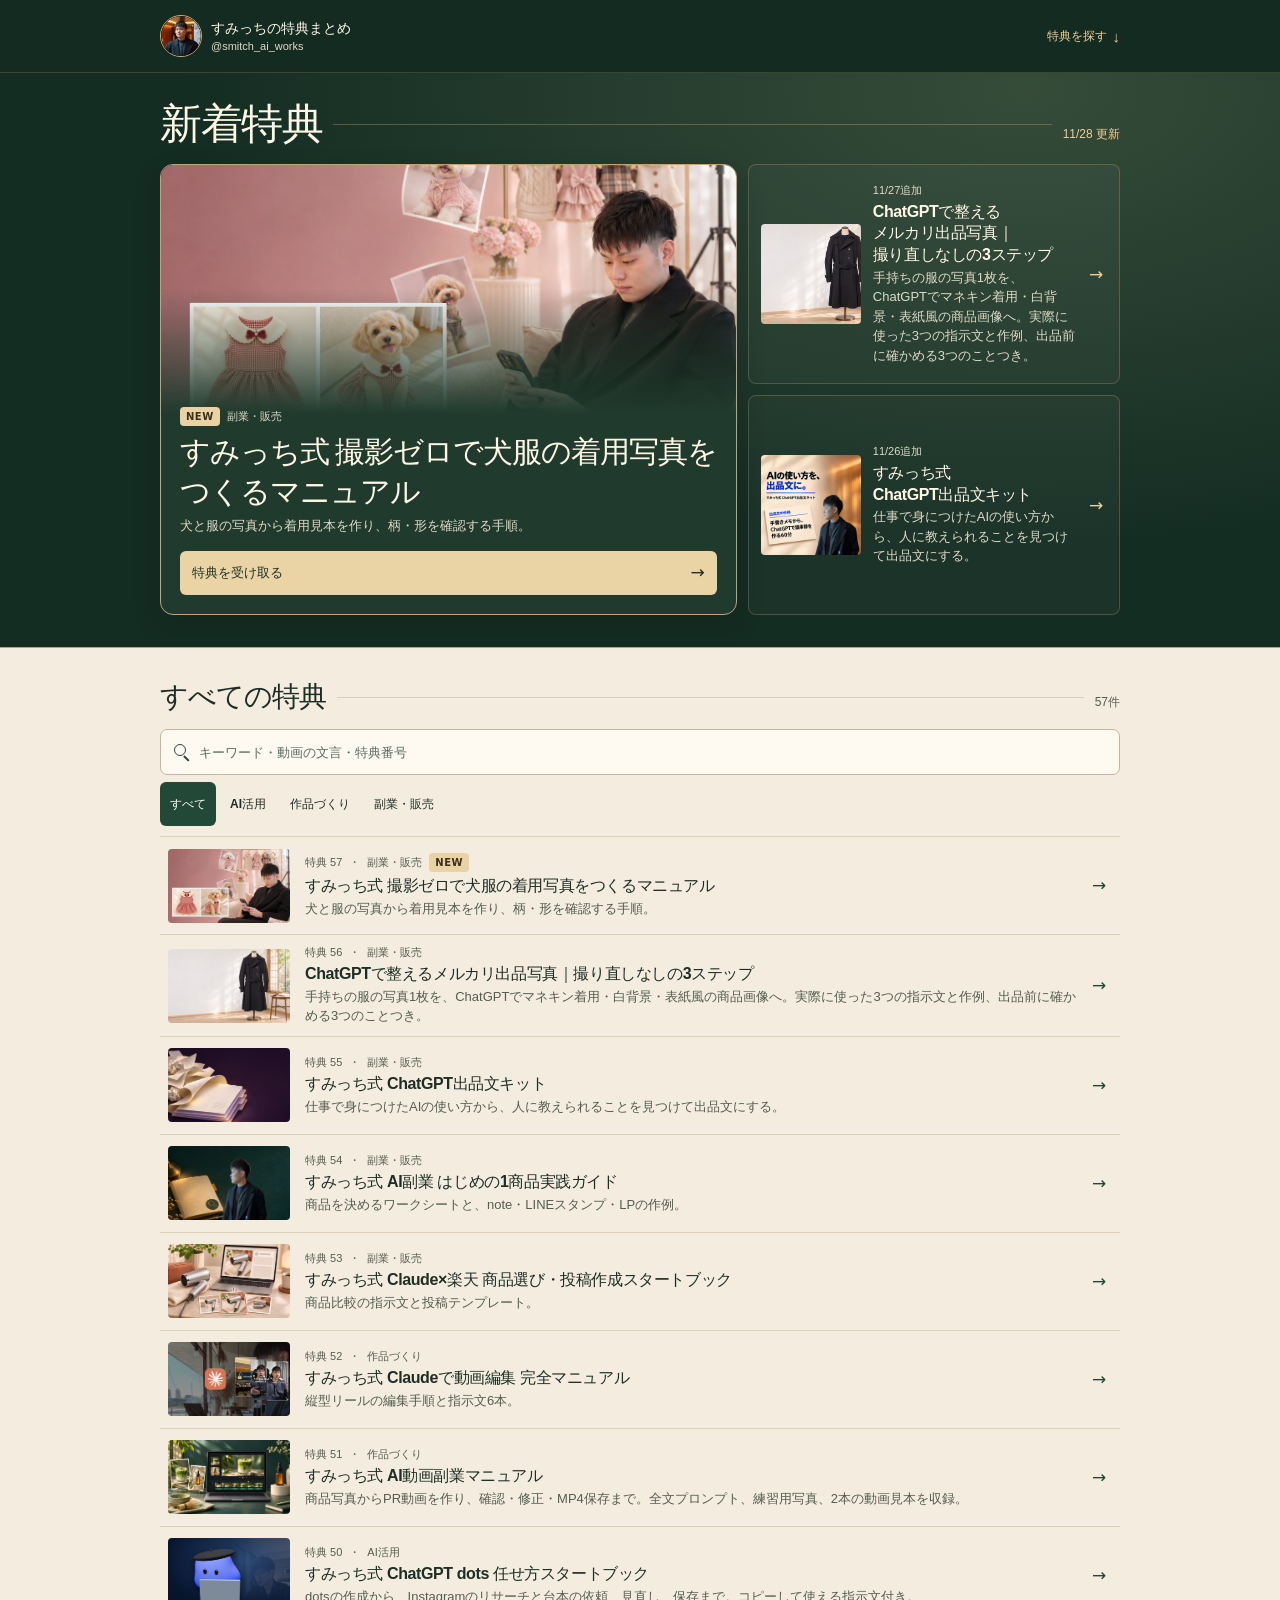
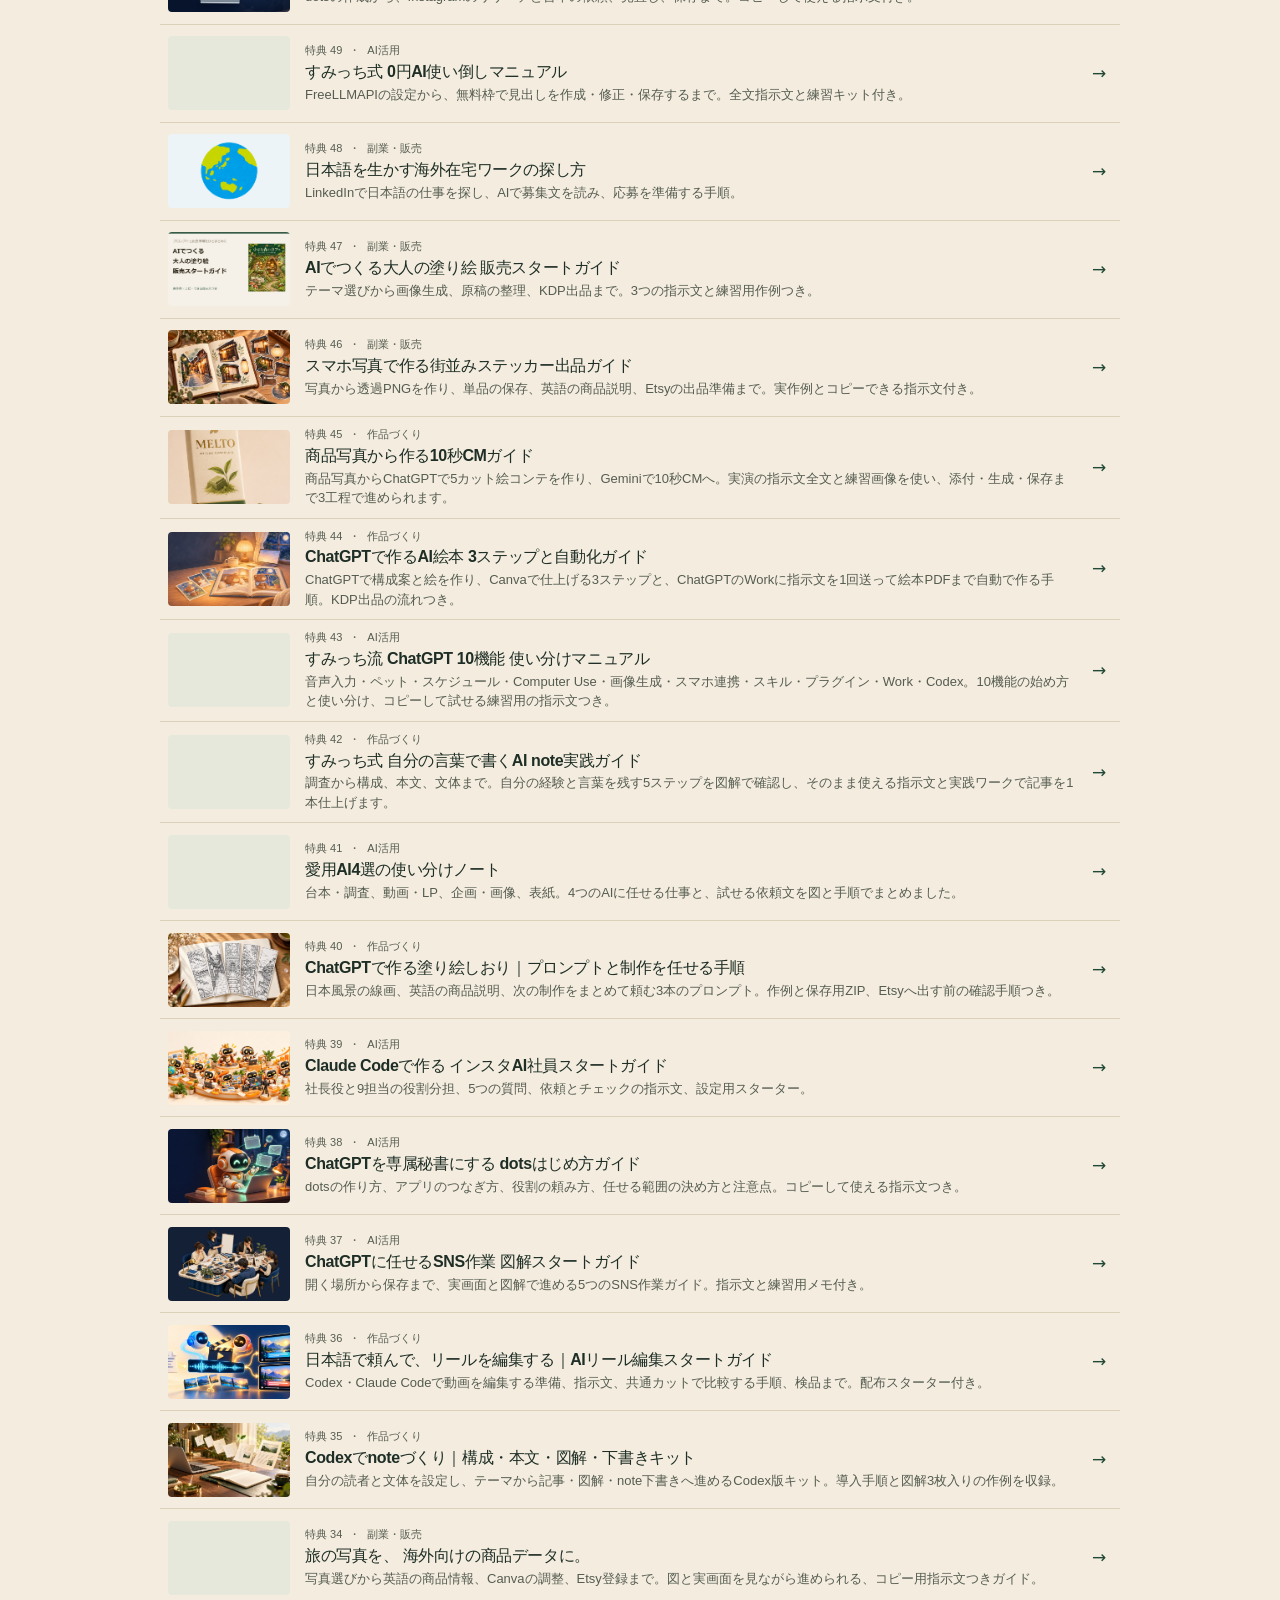
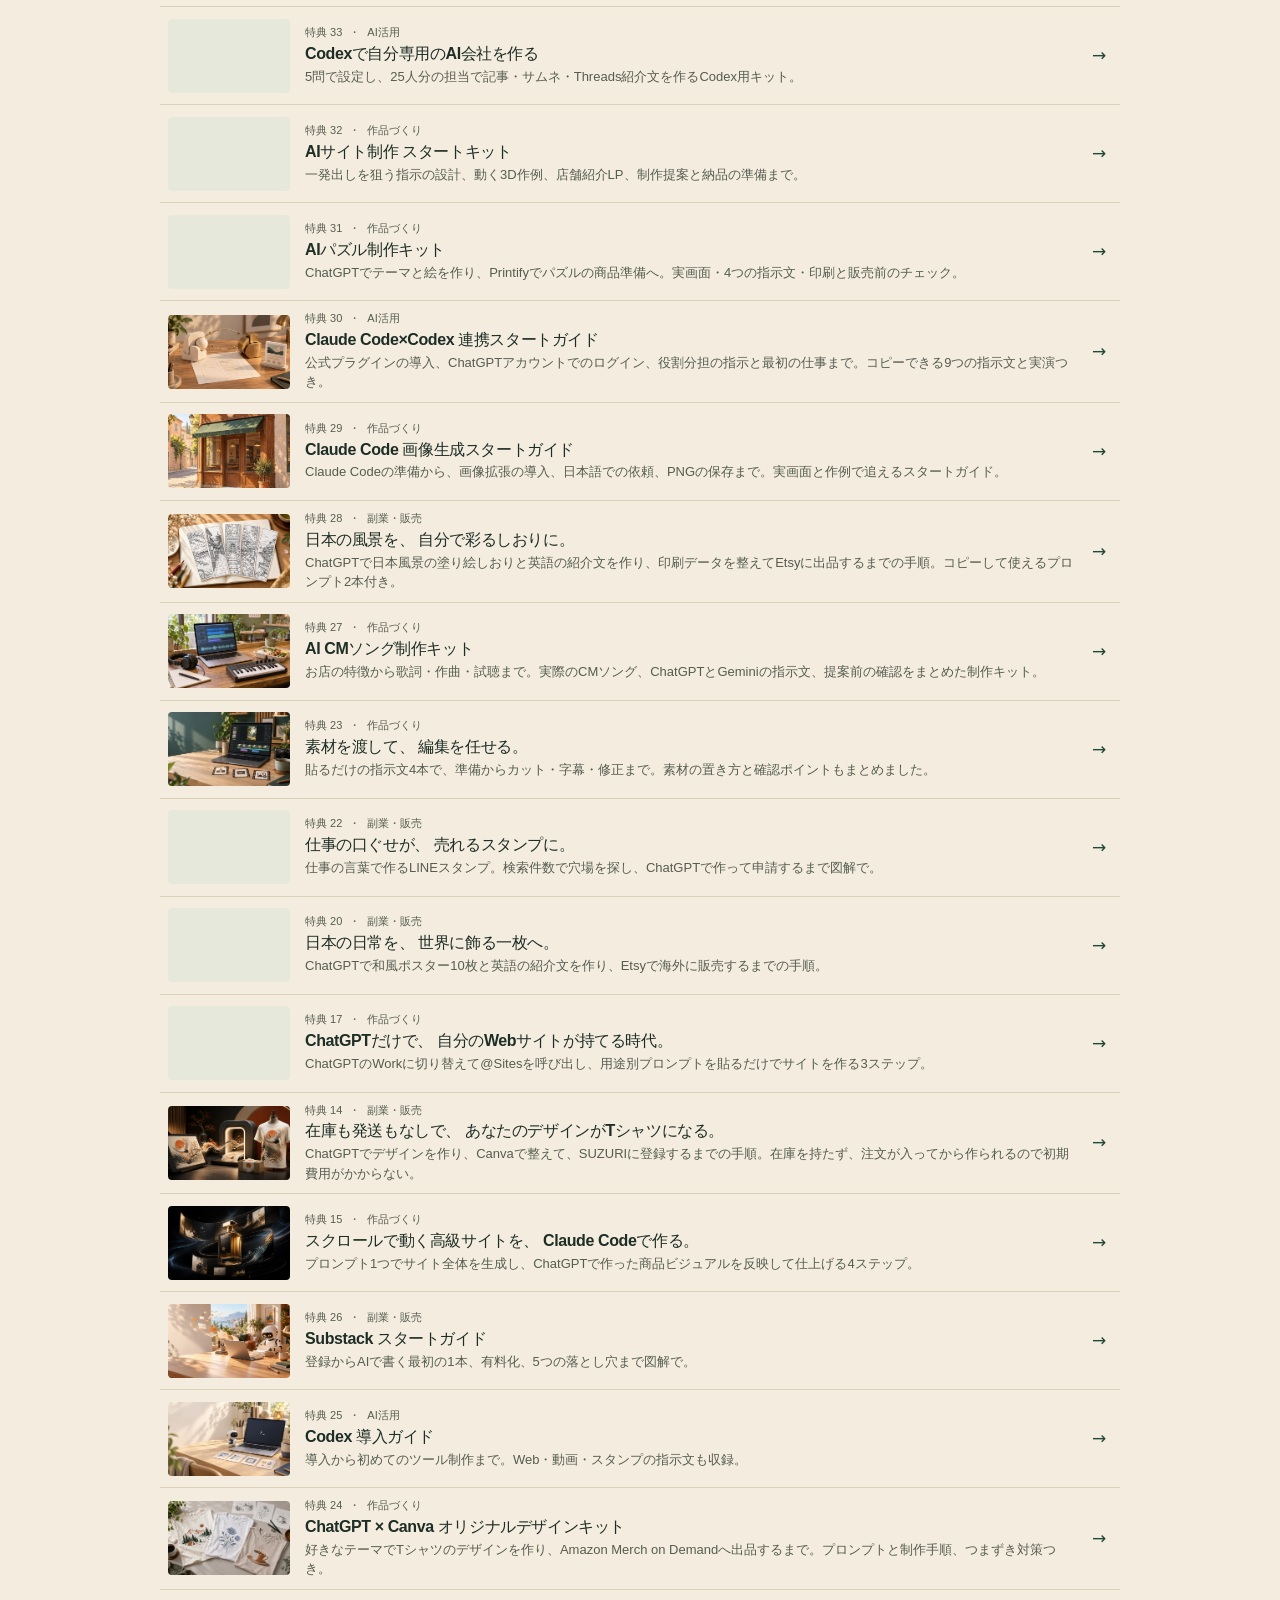
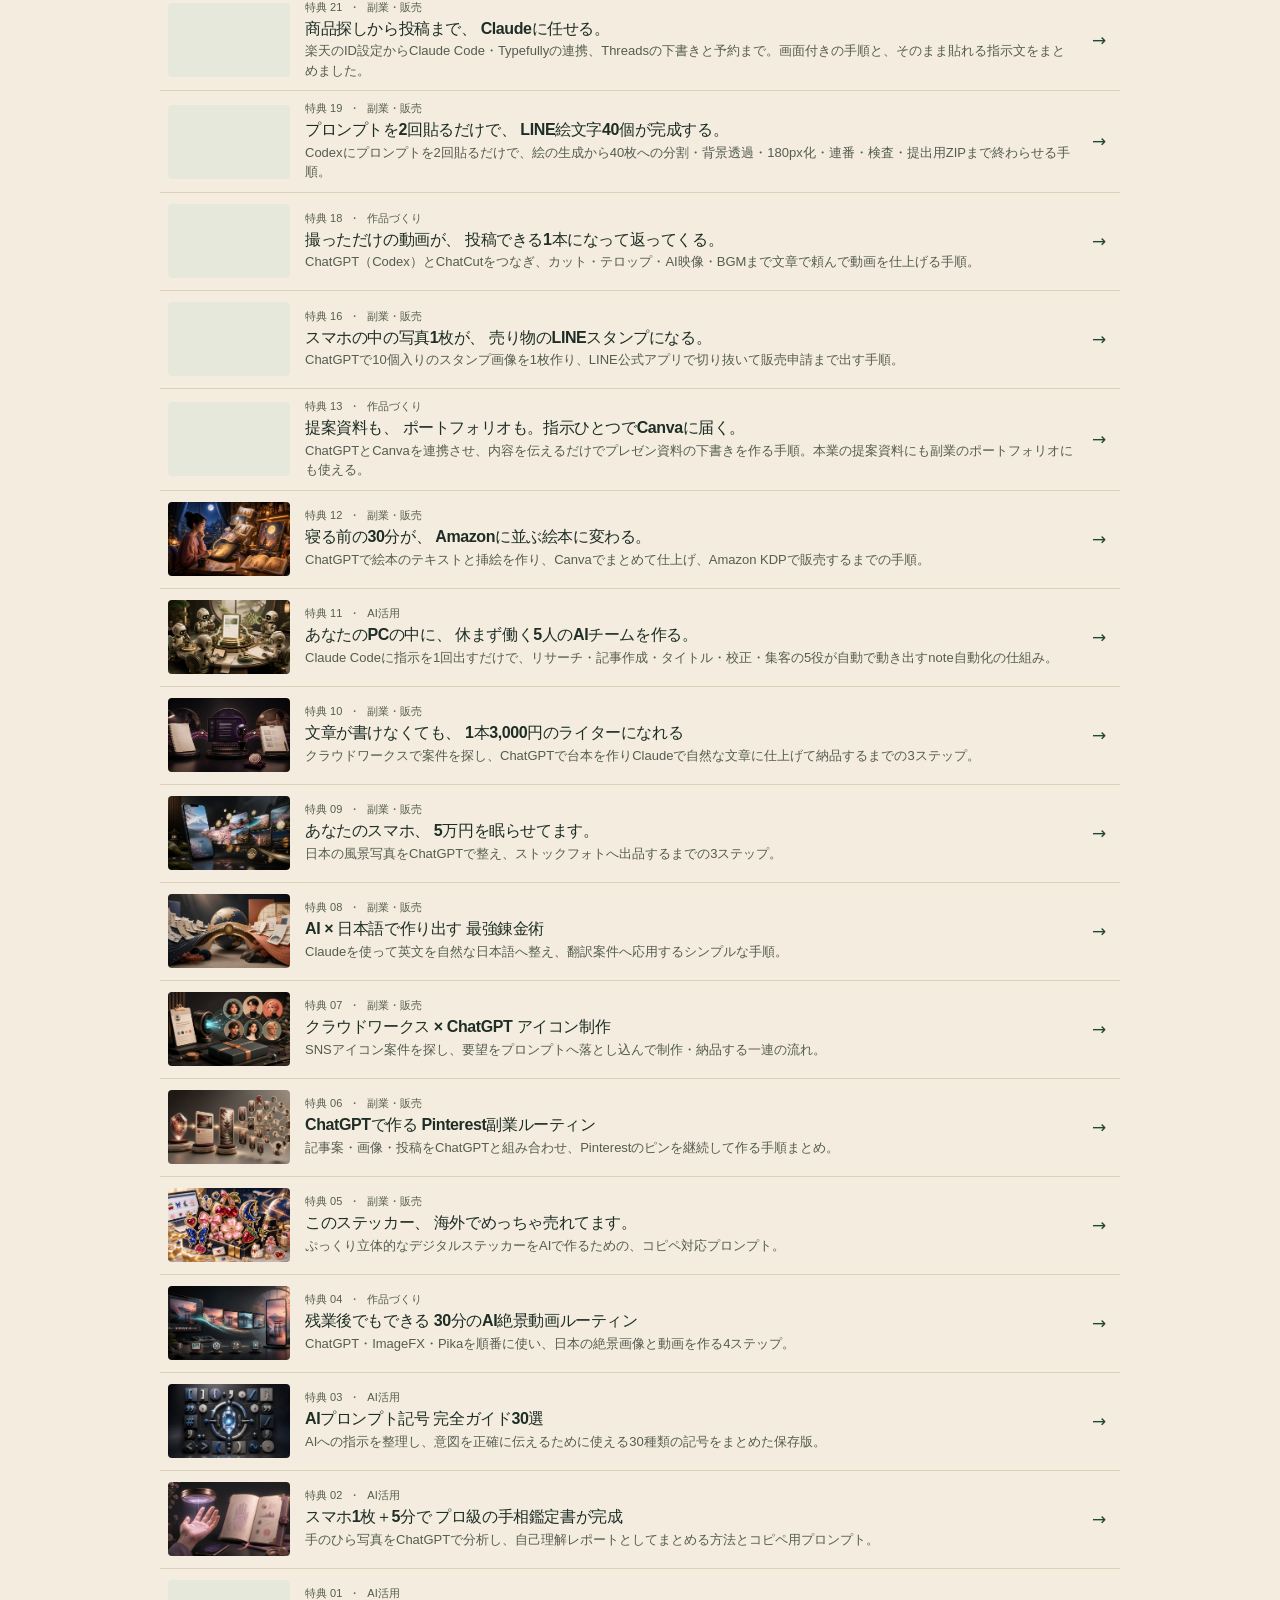
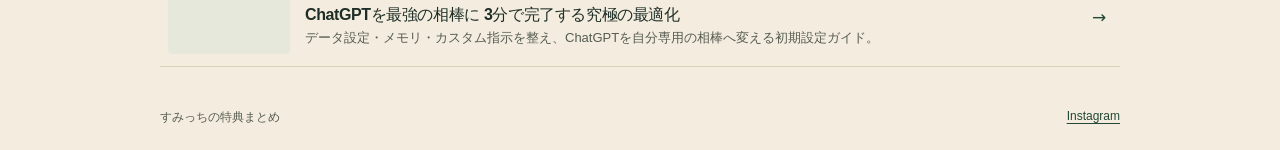
<file: index.html>
<!doctype html>
<html lang="ja">
<head>
<meta charset="utf-8">
<meta name="viewport" content="width=device-width,initial-scale=1">
<meta name="description" content="すみっちがInstagramで配布したAI活用・副業の特典をまとめたページです。">
<meta name="theme-color" content="#142b22">
<title>すみっちの特典まとめ</title>
<style>
  :root {
    color-scheme: light;
    --paper: #f4eddf; --card: #fffaf1; --ink: #1e2e26;
    --subtle: #555c50; --line: #dcd0b9; --green: #224938;
    --mint: #e6e8db; --gold: #d4ad70; --feature: #142d23;
    --cream: #fff7e6; --on-dark: #dedac7;
    --serif: "Hiragino Mincho ProN", "Yu Mincho", "YuMincho", "Noto Serif CJK JP", "Meiryo", serif;
    font-family: "Hiragino Sans", "Yu Gothic UI", "Meiryo", sans-serif;
    font-synthesis: none;
  }
  *, *::before, *::after { box-sizing: border-box; }
  body { margin: 0; color: var(--ink); background: var(--paper); }
  h1, h2, h3, p { margin: 0; }
  img { display: block; width: 100%; height: 100%; object-fit: cover; }
  a { color: inherit; text-decoration: none; }
  button, input { color: inherit; font: inherit; }
  button { cursor: pointer; }
  a:focus-visible, button:focus-visible, input:focus-visible { outline: 3px solid #197756; outline-offset: 3px; }
  [hidden] { display: none !important; }
  .shell { width: min(100% - 36px, 960px); margin-inline: auto; }

  .site-header { background: #142b22; color: var(--cream); border-bottom: 1px solid #d4ad7033; }
  .site-header .shell { display: flex; align-items: center; justify-content: space-between; gap: 10px; min-height: 65px; }
  .profile { display: inline-flex; align-items: center; gap: 9px; min-width: 0; }
  .profile img { flex: 0 0 42px; width: 42px; height: 42px; border-radius: 50%; border: 1px solid var(--gold); }
  .profile strong, .profile span { display: block; }
  .profile strong { font-size: 14px; line-height: 1.25; word-break: auto-phrase; }
  .profile span { color: var(--on-dark); font-size: 11px; margin-top: 3px; }
  .jump { display: inline-flex; align-items: center; gap: 6px; min-height: 44px; font-size: 12px; font-weight: 750; color: #efcf99; white-space: nowrap; }
  .jump span { font-size: 15px; }

  .showcase {
    background: radial-gradient(ellipse at 80% 3%, #364c39, transparent 58%), var(--feature);
    color: var(--cream);
    border-bottom: 1px solid #c0a171;
  }
  .site-header a:focus-visible, .showcase a:focus-visible { outline-color: var(--gold); }
  .recent { padding-block: 19px 20px; }
  .section-head { display: flex; align-items: baseline; justify-content: space-between; gap: 11px; margin-bottom: 12px; }
  h1, h2 { font-family: var(--serif); font-weight: 700; letter-spacing: -.035em; }
  h1 { font-size: clamp(28px, 7vw, 42px); line-height: 1.22; }
  h2 { font-size: clamp(20px, 5vw, 28px); line-height: 1.3; }
  .section-head::after { content: ""; flex: 1; align-self: center; height: 1px; background: var(--line); }
  .showcase .section-head::after { background: #d4ad7055; }
  .section-head time, .section-head .count { order: 1; font-size: 12px; white-space: nowrap; }
  .section-head time { color: #efcf99; }
  .section-head .count { color: var(--subtle); }

  .recent-grid { display: grid; gap: 8px; }
  .featured {
    display: grid; overflow: hidden; isolation: isolate;
    border: 1px solid #c1a376; border-radius: 13px;
    background: #203b2e; box-shadow: 0 10px 24px #0a1c1650;
  }
  .featured-image { position: relative; display: block; aspect-ratio: 2.10; overflow: hidden; background: #233b2f; }
  .featured-image::after {
    content: ""; position: absolute; inset: 50% 0 0; pointer-events: none;
    background: linear-gradient(transparent, #203b2e);
  }
  .featured-image img { object-position: center 44%; }
  .featured-copy { position: relative; padding: 0 14px 14px; margin-top: -6px; }
  .meta { display: flex; align-items: center; flex-wrap: wrap; gap: 4px 7px; font-size: 11px; line-height: 1.35; color: var(--subtle); }
  .showcase .meta { color: var(--on-dark); }
  .new { display: inline-flex; align-items: center; justify-content: center; min-height: 19px; padding: 1px 6px; border-radius: 4px; background: #e9d3a4; color: #3d2e1c; font: 800 10px/1.15 system-ui,sans-serif; letter-spacing: .05em; }
  .featured h2 { font-size: clamp(20px, 5.2vw, 30px); line-height: 1.32; margin-block: 6px 5px; word-break: auto-phrase; text-wrap: pretty; }
  .featured p { color: var(--on-dark); font-size: 13px; line-height: 1.6; text-wrap: pretty; }
  .featured-cta { display: flex; align-items: center; justify-content: space-between; min-height: 44px; padding: 8px 12px; margin-top: 11px; border-radius: 6px; background: #ead4a5; color: #223126; font-size: 13px; font-weight: 800; }
  .featured:active .featured-cta, .featured:focus-visible .featured-cta { background: #fff0cc; }
  .arrow { font: 500 17px/1 system-ui,sans-serif; }

  .recent-small, .catalog-item { min-width: 0; display: grid; grid-template-columns: 64px minmax(0,1fr) 17px; align-items: center; gap: 10px; padding: 8px 10px; }
  .recent-small { border: 1px solid #d4ad7045; border-radius: 8px; background: #fff9e908; }
  .recent-small .cover, .catalog-item .cover { display: block; overflow: hidden; height: 64px; border-radius: 4px; background: var(--mint); }
  .recent-small h2, .catalog-item h3 { font: 800 14px/1.36 "Hiragino Sans", "Yu Gothic UI", "Meiryo", sans-serif; letter-spacing: -.025em; margin: 3px 0 2px; overflow-wrap: anywhere; word-break: auto-phrase; text-wrap: pretty; }
  .recent-small p, .catalog-item p { font-size: 12px; line-height: 1.5; overflow-wrap: anywhere; }
  .recent-small p { color: var(--on-dark); }
  .recent-small .arrow { color: #efcf99; }
  .recent-small:active { border-color: #d4ad70; }

  .catalog { padding-top: 23px; scroll-margin-top: 14px; }
  .search { position: relative; display: block; }
  .search::before { content: ""; position: absolute; pointer-events: none; top: 15px; left: 14px; width: 12px; height: 12px; border: 1.7px solid var(--green); border-radius: 50%; }
  .search::after { content: ""; position: absolute; pointer-events: none; top: 26px; left: 24px; width: 7px; height: 1.7px; background: var(--green); transform: rotate(45deg); transform-origin: left; }
  .search input { display: block; width: 100%; min-height: 46px; padding: 9px 12px 9px 38px; border: 1px solid #c6b79b; border-radius: 7px; background: var(--card); font-size: 16px; }
  .search input::placeholder { color: #5b6c60; font-size: 13px; }
  .filter-set { display: flex; flex-wrap: wrap; gap: 4px; margin-block: 7px 10px; }
  .filter { min-height: 44px; padding: 5px 10px; border: 0; border-radius: 6px; background: transparent; font-size: 12px; font-weight: 750; }
  .filter[aria-pressed="true"] { color: white; background: var(--green); }
  .results { display: grid; border-block-start: 1px solid var(--line); }
  .results:empty { border-block-start: 0; }
  .catalog-item { grid-template-columns: 82px minmax(0,1fr) 17px; align-items: start; min-height: 101px; padding: 11px 4px; border-bottom: 1px solid var(--line); }
  .catalog-item .cover { height: 67px; margin-top: 2px; }
  .catalog-item .arrow { align-self: center; color: var(--green); }
  .catalog-item p { color: var(--subtle); }
  .catalog-item:active, .filter:active { background: #e7e5d6; }
  .filter[aria-pressed="true"]:active { background: var(--green); }
  .empty { border: 1px dashed #a9b9ab; padding: 15px; font-size: 14px; line-height: 1.65; border-radius: 9px; }

  .footer { display: flex; justify-content: space-between; flex-wrap: wrap; gap: 10px; margin-top: 28px; margin-bottom: 24px; padding-top: 14px; color: var(--subtle); font-size: 12px; }
  .footer a { color: var(--green); text-decoration: underline; text-underline-offset: 3px; }
  @media (hover: hover) {
    .featured:hover .featured-cta { background: #fff0cc; }
    .recent-small:hover { border-color: #d4ad70; background: #fff9e910; }
    .catalog-item:hover { background: #fff9ed; }
    .filter:not([aria-pressed="true"]):hover { background: var(--mint); }
  }
  @media (prefers-reduced-motion: no-preference) {
    html { scroll-behavior: smooth; }
    .featured-image img { animation: cover-arrive 780ms cubic-bezier(.19,.65,.2,1) both; }
    .featured-cta { transition: background-color 180ms ease; }
    .featured-cta .arrow { transition: transform 180ms ease; }
    .featured:active .arrow, .featured:focus-visible .arrow { transform: translateX(3px); }
    @media (hover: hover) {
      .featured:hover .arrow { transform: translateX(3px); }
    }
  }
  @keyframes cover-arrive {
    from { clip-path: inset(0 0 18% 0); opacity: .64; transform: scale(1.085); }
    to { clip-path: inset(0); opacity: 1; transform: scale(1); }
  }
  @media (max-width: 350px) {
    .shell { width: calc(100% - 28px); }
    .search input::placeholder { font-size: 12px; }
    .catalog-item { grid-template-columns: 67px minmax(0, 1fr) 14px; gap: 8px; }
    .catalog-item .cover { height: 61px; }
  }
  @media (min-width: 720px) {
    .site-header .shell { min-height: 72px; }
    .recent { padding-block: 26px 32px; }
    .section-head { margin-bottom: 14px; }
    .recent-grid { grid-template-columns: 1.55fr 1fr; grid-template-rows: 1fr 1fr; gap: 11px; }
    .featured { grid-row: span 2; }
    .featured-image { aspect-ratio: 2.32; }
    .featured-copy { padding: 0 19px 19px; }
    .featured-cta { margin-top: 14px; }
    .recent-small { grid-template-columns: 100px minmax(0,1fr) 18px; padding: 12px; gap: 12px; }
    .recent-small .cover { height: 100px; }
    .recent-small h2, .catalog-item h3 { font-size: 16px; }
    .recent-small p, .catalog-item p { font-size: 13px; }
    .catalog { padding-top: 31px; }
    .catalog-item { grid-template-columns: 122px minmax(0,1fr) 20px; align-items: center; min-height: 98px; padding: 10px 8px; column-gap: 15px; }
    .catalog-item .cover { height: 74px; margin: 0; }
  }
</style>
</head>
<body>
<header class="site-header">
  <div class="shell">
    <a class="profile" href="https://www.instagram.com/smitch_ai_works/" target="_blank" rel="noopener noreferrer">
      <img src="assets/profile-instagram-20261124.webp" width="43" height="43" alt="">
      <div><strong>すみっちの特典まとめ</strong><span>@smitch_ai_works</span></div>
    </a>
    <a class="jump" href="#bonus-list">特典を探す <span aria-hidden="true">↓</span></a>
  </div>
</header>

<main>
  <section class="showcase" aria-labelledby="recent-heading">
    <div class="recent shell">
      <div class="section-head">
        <h1 id="recent-heading">新着特典</h1>
        <time id="latest-update" hidden></time>
      </div>
      <div id="recent" class="recent-grid"></div>
    </div>
  </section>
  <section class="catalog shell" id="bonus-list" aria-labelledby="collection-title">
    <div class="section-head">
      <h2 id="collection-title">すべての特典</h2>
      <span id="resultCount" class="count" role="status"></span>
    </div>
    <label class="search">
      <input id="searchInput" type="search" placeholder="キーワード・動画の文言・特典番号" aria-label="キーワード、動画の文言、特典番号で検索">
    </label>
    <div class="filter-set" role="group" aria-label="目的で絞り込む">
      <button type="button" class="filter" data-purpose="" aria-pressed="true">すべて</button>
      <button type="button" class="filter" data-purpose="AI活用" aria-pressed="false">AI活用</button>
      <button type="button" class="filter" data-purpose="作品づくり" aria-pressed="false">作品づくり</button>
      <button type="button" class="filter" data-purpose="副業・販売" aria-pressed="false">副業・販売</button>
    </div>
    <div class="results" id="cards"></div>
    <p id="empty" class="empty" hidden>特典が見つかりませんでした。キーワードを短くするか、絞り込みを「すべて」にしてください。</p>
  </section>
</main>

<footer class="footer shell">
  <span>すみっちの特典まとめ</span>
  <a href="https://www.instagram.com/smitch_ai_works/" target="_blank" rel="noopener noreferrer">Instagram</a>
</footer>

<script>
  // tools/build_hub.py が掲載対象の配列を bonuses.json から生成する。
  function revealDue(entries) {
    const now = Date.now();
    return entries
      .filter(item => !item.publishAt || item.publishAt <= now)
      .map((item, index) => ({ ...item, number: String(index + 1).padStart(2, '0') }));
  }

const bonuses = revealDue([{"number": "01", "category": "ChatGPT活用", "title": "ChatGPTを最強の相棒に<br>3分で完了する究極の最適化", "plainTitle": "ChatGPTを最強の相棒に 3分で完了する究極の最適化", "description": "データ設定・メモリ・カスタム指示を整え、ChatGPTを自分専用の相棒へ変える初期設定ガイド。", "sourceVideo": "ChatGPT、初期設定のまま使っていませんか？", "sourceThumbnail": "", "tags": ["初期設定", "3ステップ", "初心者向け"], "url": "https://smitch-ai-works.github.io/no2-chatgpt-first-setting-info/", "image": "assets/preview-ai-v1/no2.jpg", "accent": "#2E5D50", "slug": "no2-chatgpt-first-setting-info"}, {"number": "02", "category": "ChatGPT活用", "title": "スマホ1枚＋5分で<br>プロ級の手相鑑定書が完成", "plainTitle": "スマホ1枚＋5分で プロ級の手相鑑定書が完成", "description": "手のひら写真をChatGPTで分析し、自己理解レポートとしてまとめる方法とコピペ用プロンプト。", "sourceVideo": "ChatGPTで手相鑑定ができるって知ってましたか？", "sourceThumbnail": "", "tags": ["画像解析", "手相", "プロンプト"], "url": "https://smitch-ai-works.github.io/no3-chatgpt-palm-reading/", "image": "assets/preview-ai-v1/no3.jpg", "accent": "#785C7D", "slug": "no3-chatgpt-palm-reading"}, {"number": "03", "category": "ChatGPT活用", "title": "AIプロンプト記号<br>完全ガイド30選", "plainTitle": "AIプロンプト記号 完全ガイド30選", "description": "AIへの指示を整理し、意図を正確に伝えるために使える30種類の記号をまとめた保存版。", "sourceVideo": "ChatGPT\n効率を爆上げする\n特殊な記号知ってる？", "sourceThumbnail": "assets/video-thumbs/no4.jpg", "tags": ["30種類", "指示改善", "保存版"], "url": "https://smitch-ai-works.github.io/no4-ai-keywords/", "image": "assets/preview-ai-v1/no4.jpg", "accent": "#45698E", "slug": "no4-ai-keywords"}, {"number": "04", "category": "画像・動画制作", "title": "残業後でもできる<br>30分のAI絶景動画ルーティン", "plainTitle": "残業後でもできる 30分のAI絶景動画ルーティン", "description": "ChatGPT・ImageFX・Pikaを順番に使い、日本の絶景画像と動画を作る4ステップ。", "sourceVideo": "忙しくてもOK!？\n旅行気分でできる\n絶景動画の作り方", "sourceThumbnail": "assets/video-thumbs/no5.jpg", "tags": ["ChatGPT", "ImageFX", "Pika"], "url": "https://smitch-ai-works.github.io/no5-ai-movie-creater/", "image": "assets/preview-ai-v1/no5.jpg", "accent": "#347B86", "slug": "no5-ai-movie-creater"}, {"number": "05", "category": "画像・動画制作", "title": "このステッカー、<br>海外でめっちゃ売れてます。", "plainTitle": "このステッカー、 海外でめっちゃ売れてます。", "description": "ぷっくり立体的なデジタルステッカーをAIで作るための、コピペ対応プロンプト。", "sourceVideo": "AI1つで完結！\n海外でバズってる\nステッカーの作り方", "sourceThumbnail": "assets/video-thumbs/no6.jpg", "tags": ["画像生成", "ステッカー", "海外販売"], "url": "https://smitch-ai-works.github.io/no6-ai-sticker/", "image": "assets/preview-ai-v1/no6.jpg", "accent": "#B66D82", "slug": "no6-ai-sticker"}, {"number": "06", "category": "AI副業", "title": "ChatGPTで作る<br>Pinterest副業ルーティン", "plainTitle": "ChatGPTで作る Pinterest副業ルーティン", "description": "記事案・画像・投稿をChatGPTと組み合わせ、Pinterestのピンを継続して作る手順まとめ。", "sourceVideo": "残業後でもできる！\nChatGPTで仕込む\n30歳の限界夜活", "sourceThumbnail": "assets/video-thumbs/no8.jpg", "tags": ["Pinterest", "コンテンツ制作", "集客"], "url": "https://smitch-ai-works.github.io/no8-chatgpt-pintarest/", "image": "assets/preview-ai-v1/no8.jpg", "accent": "#A55460", "slug": "no8-chatgpt-pintarest"}, {"number": "07", "category": "AI副業", "title": "クラウドワークス × ChatGPT<br>アイコン制作", "plainTitle": "クラウドワークス × ChatGPT アイコン制作", "description": "SNSアイコン案件を探し、要望をプロンプトへ落とし込んで制作・納品する一連の流れ。", "sourceVideo": "30分で出来ちゃう！？\n寝起き後でやる\n出勤前AIﾌｸ業", "sourceThumbnail": "assets/video-thumbs/no9.jpg", "tags": ["案件獲得", "SNSアイコン", "テンプレート"], "url": "https://smitch-ai-works.github.io/no9-chatgpt-icon-works/", "image": "assets/preview-ai-v1/no9.jpg", "accent": "#4F7479", "slug": "no9-chatgpt-icon-works"}, {"number": "08", "category": "AI副業", "title": "AI × 日本語で作り出す<br>最強錬金術", "plainTitle": "AI × 日本語で作り出す 最強錬金術", "description": "Claudeを使って英文を自然な日本語へ整え、翻訳案件へ応用するシンプルな手順。", "sourceVideo": "案件急増中の\n日本語翻訳を\nAI使ってﾌｸ収入化", "sourceThumbnail": "assets/video-thumbs/no10.jpg", "tags": ["Claude", "翻訳", "Fiverr"], "url": "https://smitch-ai-works.github.io/no10-claude-translation/", "image": "assets/preview-ai-v1/no10.jpg", "accent": "#A2735D", "slug": "no10-claude-translation"}, {"number": "09", "category": "画像・動画制作", "title": "あなたのスマホ、<br>5万円を眠らせてます。", "plainTitle": "あなたのスマホ、 5万円を眠らせてます。", "description": "日本の風景写真をChatGPTで整え、ストックフォトへ出品するまでの3ステップ。", "sourceVideo": "知らないのは損\nあなたの撮った写真で\n月5ﾏｿ作れる！？", "sourceThumbnail": "assets/video-thumbs/no14-126.png", "tags": ["写真編集", "日本の風景", "ストックフォト"], "url": "https://smitch-ai-works.github.io/no14-chatgpt-picture-japan/", "image": "assets/preview-ai-v1/no14.jpg", "accent": "#71814F", "slug": "no14-chatgpt-picture-japan"}, {"number": "10", "category": "AI副業", "title": "文章が書けなくても、<br>1本3,000円のライターになれる", "plainTitle": "文章が書けなくても、 1本3,000円のライターになれる", "description": "クラウドワークスで案件を探し、ChatGPTで台本を作りClaudeで自然な文章に仕上げて納品するまでの3ステップ。", "sourceVideo": "スキマ時間でOK\nChatGPT×Claude\nAI台本作成ﾌｸ業", "sourceThumbnail": "assets/video-thumbs/no17.jpg", "tags": ["クラウドワークス", "ChatGPT", "Claude"], "url": "https://smitch-ai-works.github.io/no17-ai-script-crowdworks/", "image": "assets/preview-ai-v1/no17.jpg", "accent": "#4A3F68", "slug": "no17-ai-script-crowdworks"}, {"number": "11", "category": "AI副業", "title": "あなたのPCの中に、<br>休まず働く5人のAIチームを作る。", "plainTitle": "あなたのPCの中に、 休まず働く5人のAIチームを作る。", "description": "Claude Codeに指示を1回出すだけで、リサーチ・記事作成・タイトル・校正・集客の5役が自動で動き出すnote自動化の仕組み。", "sourceVideo": "AIで社長になれる!?\nClaudeCodeで\n専門組織を作る裏技", "sourceThumbnail": "assets/video-thumbs/no20.jpg", "tags": ["Claude Code", "自動化", "サブエージェント"], "url": "https://smitch-ai-works.github.io/no20-claude-code-ai-note-organization/", "image": "assets/preview-ai-v1/no20.jpg", "accent": "#3F5347", "slug": "no20-claude-code-ai-note-organization"}, {"number": "12", "category": "AI副業", "title": "寝る前の30分が、<br>Amazonに並ぶ絵本に変わる。", "plainTitle": "寝る前の30分が、 Amazonに並ぶ絵本に変わる。", "description": "ChatGPTで絵本のテキストと挿絵を作り、Canvaでまとめて仕上げ、Amazon KDPで販売するまでの手順。", "sourceVideo": "資産性抜群！？\n絵心なしでもイケる\nAI絵本作りがヤバイ", "sourceThumbnail": "assets/video-thumbs/no18.jpg", "tags": ["ChatGPT", "Canva", "Amazon KDP"], "url": "https://smitch-ai-works.github.io/no18-ai-ehon-kdp/", "image": "assets/preview-ai-v1/no18.jpg", "accent": "#4A3F68", "slug": "no18-ai-ehon-kdp"}, {"number": "13", "category": "AI副業", "title": "提案資料も、<br>ポートフォリオも。指示ひとつでCanvaに届く。", "plainTitle": "提案資料も、 ポートフォリオも。指示ひとつでCanvaに届く。", "description": "ChatGPTとCanvaを連携させ、内容を伝えるだけでプレゼン資料の下書きを作る手順。本業の提案資料にも副業のポートフォリオにも使える。", "sourceVideo": "ChatGPTと\nCanvaを連携で\nスライドが作れるかも!?", "sourceThumbnail": "assets/video-thumbs/no21.jpg", "tags": ["ChatGPT", "Canva", "スライド作成"], "url": "https://smitch-ai-works.github.io/no21-chatgpt-canva-slide/", "image": "assets/preview-ai-v1/no21.jpg", "accent": "#5B4B9E", "slug": "no21-chatgpt-canva-slide"}, {"number": "14", "category": "AI副業", "title": "在庫も発送もなしで、<br>あなたのデザインがTシャツになる。", "plainTitle": "在庫も発送もなしで、 あなたのデザインがTシャツになる。", "description": "ChatGPTでデザインを作り、Canvaで整えて、SUZURIに登録するまでの手順。在庫を持たず、注文が入ってから作られるので初期費用がかからない。", "sourceVideo": "ChatGPTで\nTシャツ作って\nｶｾぐ日のVlog", "sourceThumbnail": "assets/video-thumbs/no26.jpg", "tags": ["ChatGPT", "Canva", "SUZURI"], "url": "https://smitch-ai-works.github.io/no26-chatgpt-tshirt-suzuri/", "image": "assets/preview-ai-v1/no26.jpg", "accent": "#E0592A", "slug": "no26-chatgpt-tshirt-suzuri", "publishedAt": 1788044400000}, {"number": "15", "category": "AI副業", "title": "スクロールで動く高級サイトを、<br>Claude Codeで作る。", "plainTitle": "スクロールで動く高級サイトを、 Claude Codeで作る。", "description": "プロンプト1つでサイト全体を生成し、ChatGPTで作った商品ビジュアルを反映して仕上げる4ステップ。", "sourceVideo": "ClaudeCode\n簡単指示出しで\nプロ級サイト作れます", "sourceThumbnail": "assets/video-thumbs/no24.jpg", "tags": ["Claude Code", "Three.js", "サイト制作"], "url": "https://smitch-ai-works.github.io/no24-claude-code-luxury-site/", "image": "assets/preview-ai-v1/no24.jpg", "accent": "#2C3A4F", "slug": "no24-claude-code-luxury-site", "publishedAt": 1787995620000}, {"number": "16", "category": "AI副業", "title": "スマホの中の写真1枚が、<br>売り物のLINEスタンプになる。", "plainTitle": "スマホの中の写真1枚が、 売り物のLINEスタンプになる。", "description": "ChatGPTで10個入りのスタンプ画像を1枚作り、LINE公式アプリで切り抜いて販売申請まで出す手順。", "sourceVideo": "再ブーム到来\nLINEスタンプを\nChatGPTで作る方法", "sourceThumbnail": "assets/video-thumbs/no27.jpg", "tags": ["ChatGPT", "LINEスタンプ", "スマホ完結"], "url": "https://smitch-ai-works.github.io/no27-chatgpt-line-sticker/", "image": "assets/preview-ai-v1/no27.jpg", "accent": "#00B900", "slug": "no27-chatgpt-line-sticker"}, {"number": "17", "category": "AI活用", "title": "ChatGPTだけで、<br>自分のWebサイトが持てる時代。", "plainTitle": "ChatGPTだけで、 自分のWebサイトが持てる時代。", "description": "ChatGPTのWorkに切り替えて@Sitesを呼び出し、用途別プロンプトを貼るだけでサイトを作る3ステップ。", "sourceVideo": "ChatGPTだけで\nWebページ\n作れます", "sourceThumbnail": "assets/video-thumbs/no25.jpg", "tags": ["ChatGPT Sites", "テンプレ", "LP制作"], "url": "https://smitch-ai-works.github.io/no25-chatgpt-sites-templates/", "image": "assets/preview-ai-v1/no25.jpg", "accent": "#4F5BA6", "slug": "no25-chatgpt-sites-templates", "publishedAt": 1788339960000}, {"number": "18", "category": "画像・動画制作", "title": "撮っただけの動画が、<br>投稿できる1本になって返ってくる。", "plainTitle": "撮っただけの動画が、 投稿できる1本になって返ってくる。", "description": "ChatGPT（Codex）とChatCutをつなぎ、カット・テロップ・AI映像・BGMまで文章で頼んで動画を仕上げる手順。", "sourceVideo": "これで完結!?\n動画編集できる\n話題のAIがヤバイ", "sourceThumbnail": "assets/video-thumbs/no29.jpg", "tags": ["ChatGPT", "Codex", "ChatCut"], "url": "https://smitch-ai-works.github.io/no29-chatgpt-codex-chatcut/", "image": "assets/preview-ai-v1/no29.jpg", "accent": "#4A3F68", "slug": "no29-chatgpt-codex-chatcut"}, {"number": "19", "category": "AI副業", "title": "プロンプトを2回貼るだけで、<br>LINE絵文字40個が完成する。", "plainTitle": "プロンプトを2回貼るだけで、 LINE絵文字40個が完成する。", "description": "Codexにプロンプトを2回貼るだけで、絵の生成から40枚への分割・背景透過・180px化・連番・検査・提出用ZIPまで終わらせる手順。", "sourceVideo": "センス不要\nLINE絵文字を\nAIでゼロから作る", "sourceThumbnail": "assets/video-thumbs/no28.jpg", "tags": ["Codex", "LINE絵文字", "スマホ完結"], "url": "https://smitch-ai-works.github.io/no28-chatgpt-codex-line-emoji/", "image": "assets/preview-ai-v1/no28.jpg", "accent": "#C08A3E", "slug": "no28-chatgpt-codex-line-emoji"}, {"number": "20", "category": "AI副業", "title": "日本の日常を、<br>世界に飾る一枚へ。", "plainTitle": "日本の日常を、 世界に飾る一枚へ。", "description": "ChatGPTで和風ポスター10枚と英語の紹介文を作り、Etsyで海外に販売するまでの手順。", "sourceVideo": "日本人ならやるべき\nChatGPTで\n和風ポスター作る方法", "sourceThumbnail": "assets/video-thumbs/no31.jpg", "tags": ["ChatGPT", "和風ポスター", "Etsy"], "url": "https://smitch-ai-works.github.io/no31-japanese-posters/", "image": "assets/preview-ai-v1/no31.jpg", "accent": "#86672F", "slug": "no31-japanese-posters", "publishedAt": 1789461000000}, {"number": "21", "category": "AI副業", "title": "商品探しから投稿まで、<br>Claudeに任せる。", "plainTitle": "商品探しから投稿まで、 Claudeに任せる。", "description": "楽天のID設定からClaude Code・Typefullyの連携、Threadsの下書きと予約まで。画面付きの手順と、そのまま貼れる指示文をまとめました。", "sourceVideo": "勝手に積み上がる!?\n楽天アフィを\nClaudeにやらせると...", "sourceThumbnail": "assets/video-thumbs/no30.jpg", "tags": ["Claude", "楽天", "Threads"], "url": "https://smitch-ai-works.github.io/no30-claude-rakuten-threads/", "image": "assets/preview-ai-v1/no30.jpg", "accent": "#1F5FBF", "slug": "no30-claude-rakuten-threads"}, {"number": "22", "category": "AI副業", "title": "仕事の口ぐせが、<br>売れるスタンプに。", "plainTitle": "仕事の口ぐせが、 売れるスタンプに。", "description": "仕事の言葉で作るLINEスタンプ。検索件数で穴場を探し、ChatGPTで作って申請するまで図解で。", "sourceVideo": "LINEスタンプ\n作っても売れない\n意外な理由", "sourceThumbnail": "assets/video-thumbs/no37.png", "tags": ["LINEスタンプ", "ChatGPT", "AI副業"], "url": "https://smitch-ai-works.github.io/no37-line-work-stickers/", "image": "assets/preview-ai-v1/no37.jpg", "accent": "#06A94D", "slug": "no37-line-work-stickers", "publishedAt": 1790240400000}, {"number": "23", "category": "画像・動画制作", "title": "素材を渡して、<br>編集を任せる。", "plainTitle": "素材を渡して、 編集を任せる。", "description": "貼るだけの指示文4本で、準備からカット・字幕・修正まで。素材の置き方と確認ポイントもまとめました。", "sourceVideo": "編集者いらず!?\nChatGPTで\n動画編集できます", "sourceThumbnail": "assets/video-thumbs/no35.png", "tags": ["Codex", "動画編集", "SNS"], "url": "https://smitch-ai-works.github.io/no35-codex-video-editing/", "image": "assets/preview-ai-v1/no35.jpg", "accent": "#4A3F68", "slug": "no35-codex-video-editing", "publishedAt": 1790586000000}, {"number": "24", "category": "AI副業", "title": "ChatGPT × Canva<br>オリジナルデザインキット", "plainTitle": "ChatGPT × Canva オリジナルデザインキット", "description": "好きなテーマでTシャツのデザインを作り、Amazon Merch on Demandへ出品するまで。プロンプトと制作手順、つまずき対策つき。", "sourceVideo": "在庫なしでOK\nChatGPT×Amazon\nTシャツ販売", "sourceThumbnail": "assets/video-thumbs/no33-511f61c6.jpg", "tags": ["Tシャツ", "ChatGPT", "Canva"], "url": "https://smitch-ai-works.github.io/no33-cat-tshirt/", "image": "assets/preview-ai-v1/no33.jpg", "accent": "#4A3F68", "slug": "no33-cat-tshirt"}, {"number": "25", "category": "AI活用", "title": "Codex<br>導入ガイド", "plainTitle": "Codex 導入ガイド", "description": "導入から初めてのツール制作まで。Web・動画・スタンプの指示文も収録。", "sourceVideo": "ClaudeCode\n今から始めるなら\nCodex一択です", "sourceThumbnail": "assets/video-thumbs/no34.png", "tags": ["Codex", "AI活用", "仕事効率化"], "url": "https://smitch-ai-works.github.io/no34-codex-starter/", "image": "assets/preview-ai-v1/no34.jpg", "accent": "#1F5FBF", "slug": "no34-codex-starter"}, {"number": "26", "category": "AI副業", "title": "Substack<br>スタートガイド", "plainTitle": "Substack スタートガイド", "description": "登録からAIで書く最初の1本、有料化、5つの落とし穴まで図解で。", "sourceVideo": "海外で話題!?\nSubstack×AI\nSNS収益化", "sourceThumbnail": "assets/video-thumbs/no36.png", "tags": ["Substack", "AI活用", "SNS運用"], "url": "https://smitch-ai-works.github.io/no36-substack-starter/", "image": "assets/preview-ai-v1/no36.jpg", "accent": "#D9480F", "slug": "no36-substack-starter"}, {"number": "27", "category": "AI音楽制作", "title": "AI CMソング制作キット", "plainTitle": "AI CMソング制作キット", "description": "お店の特徴から歌詞・作曲・試聴まで。実際のCMソング、ChatGPTとGeminiの指示文、提案前の確認をまとめた制作キット。", "sourceVideo": "AIで作った曲\n実は海外では\nバカ売れ!?", "sourceThumbnail": "assets/video-thumbs/no38.png", "tags": ["ChatGPT", "Gemini", "CMソング"], "url": "https://smitch-ai-works.github.io/no38-ai-cm-song/", "image": "assets/preview-ai-v1/no38.jpg", "accent": "#52644B", "slug": "no38-ai-cm-song", "publishedAt": 1791968400000}, {"number": "28", "category": "AI副業", "title": "日本の風景を、<br>自分で彩るしおりに。", "plainTitle": "日本の風景を、 自分で彩るしおりに。", "description": "ChatGPTで日本風景の塗り絵しおりと英語の紹介文を作り、印刷データを整えてEtsyに出品するまでの手順。コピーして使えるプロンプト2本付き。", "sourceVideo": "海外で流行中!?\nChatGPTで\n塗り絵しおり作る方法", "sourceThumbnail": "assets/video-thumbs/no32.png", "tags": ["ChatGPT", "塗り絵しおり", "Etsy"], "url": "https://smitch-ai-works.github.io/no32-japanese-bookmarks/", "image": "assets/preview-ai-v1/no32.jpg", "accent": "#927036", "slug": "no32-japanese-bookmarks", "publishedAt": 1792139400000}, {"number": "29", "category": "画像・動画制作", "title": "Claude Code<br>画像生成スタートガイド", "plainTitle": "Claude Code 画像生成スタートガイド", "description": "Claude Codeの準備から、画像拡張の導入、日本語での依頼、PNGの保存まで。実画面と作例で追えるスタートガイド。", "sourceVideo": "待望の進化\nClaude Codeだけで\n画像まで完結", "sourceThumbnail": "assets/video-thumbs/no42.png", "tags": ["Claude Code", "Codex", "画像生成"], "url": "https://smitch-ai-works.github.io/no42-claude-code-image/", "image": "assets/preview-ai-v1/no42.jpg", "accent": "#4E6B57", "slug": "no42-claude-code-image", "publishedAt": 1792485000000}, {"number": "30", "category": "AI活用", "title": "Claude Code×Codex<br>連携スタートガイド", "plainTitle": "Claude Code×Codex 連携スタートガイド", "description": "公式プラグインの導入、ChatGPTアカウントでのログイン、役割分担の指示と最初の仕事まで。コピーできる9つの指示文と実演つき。", "sourceVideo": "ChatGPTとClaude\nまさか今も\n別々に使ってる？", "sourceThumbnail": "assets/video-thumbs/no43.png", "tags": ["Claude Code", "Codex", "AI連携"], "url": "https://smitch-ai-works.github.io/no43-claude-code-codex/", "image": "assets/preview-ai-v1/no43.jpg", "accent": "#4A3F68", "slug": "no43-claude-code-codex", "publishedAt": 1792657800000}, {"number": "31", "category": "AIグッズ制作", "title": "AIパズル制作キット", "plainTitle": "AIパズル制作キット", "description": "ChatGPTでテーマと絵を作り、Printifyでパズルの商品準備へ。実画面・4つの指示文・印刷と販売前のチェック。", "sourceVideo": "在庫なしでOK\nChatGPTで作る\nパズル販売", "sourceThumbnail": "assets/video-thumbs/no41.png", "tags": ["ChatGPT", "Printify", "パズル制作"], "url": "https://smitch-ai-works.github.io/no41-ai-puzzle/", "image": "assets/preview-ai-v1/no41.jpg", "accent": "#52644B", "slug": "no41-ai-puzzle", "publishedAt": 1792830600000}, {"number": "32", "category": "AIサイト制作", "title": "AIサイト制作<br>スタートキット", "plainTitle": "AIサイト制作 スタートキット", "description": "一発出しを狙う指示の設計、動く3D作例、店舗紹介LP、制作提案と納品の準備まで。", "sourceVideo": "ChatGPT-6\nたった1回指示で\nこれ作れます", "sourceThumbnail": "assets/video-thumbs/no39.png", "tags": ["Codex", "GPT-6.1 Sol", "サイト制作"], "url": "https://smitch-ai-works.github.io/no39-ai-web-production/", "image": "assets/preview-ai-v1/no39.jpg", "accent": "#536655", "slug": "no39-ai-web-production", "publishedAt": 1793005200000}, {"number": "33", "category": "AI活用", "title": "Codexで自分専用のAI会社を作る", "plainTitle": "Codexで自分専用のAI会社を作る", "description": "5問で設定し、25人分の担当で記事・サムネ・Threads紹介文を作るCodex用キット。", "sourceVideo": "自分は社長\nAI社員25人に\n仕事を任せる", "sourceThumbnail": "assets/video-thumbs/no173.png", "tags": ["Codex", "AI社員", "note"], "url": "https://smitch-ai-works.github.io/no44-codex-ai-company/", "image": "assets/preview-ai-v1/no44.jpg", "accent": "#205749", "slug": "no44-codex-ai-company", "publishedAt": 1793176200000}, {"number": "34", "category": "AI副業", "title": "旅の写真を、<br>海外向けの商品データに。", "plainTitle": "旅の写真を、 海外向けの商品データに。", "description": "写真選びから英語の商品情報、Canvaの調整、Etsy登録まで。図と実画面を見ながら進められる、コピー用指示文つきガイド。", "sourceVideo": "旅先の写真が\nChatGPTで\n商品になる!?", "sourceThumbnail": "assets/video-thumbs/no47.png", "tags": ["ChatGPT", "Canva", "Etsy", "写真販売"], "url": "https://smitch-ai-works.github.io/no47-travel-photo-etsy/", "image": "assets/preview-ai-v1/no47.jpg", "accent": "#2c654c", "slug": "no47-travel-photo-etsy", "publishedAt": 1793349000000}, {"number": "35", "category": "AI活用・文章作成", "title": "Codexでnoteづくり｜構成・本文・図解・下書きキット", "plainTitle": "Codexでnoteづくり｜構成・本文・図解・下書きキット", "description": "自分の読者と文体を設定し、テーマから記事・図解・note下書きへ進めるCodex版キット。導入手順と図解3枚入りの作例を収録。", "sourceVideo": "話題のnote\nChatGPT使うと\n記事ができる!?", "sourceThumbnail": "assets/video-thumbs/no178.png", "tags": ["note", "Codex", "スキル", "文章作成"], "url": "https://smitch-ai-works.github.io/no45-note-codex-workflow/", "image": "assets/preview-ai-v1/no45.jpg", "accent": "#31674f", "slug": "no45-note-codex-workflow", "publishedAt": 1793521800000}, {"number": "36", "category": "AI活用・動画編集", "title": "日本語で頼んで、リールを編集する｜AIリール編集スタートガイド", "plainTitle": "日本語で頼んで、リールを編集する｜AIリール編集スタートガイド", "description": "Codex・Claude Codeで動画を編集する準備、指示文、共通カットで比較する手順、検品まで。配布スターター付き。", "sourceVideo": "ChatGPTとClaude\n編集任せたら\nこうなった", "sourceThumbnail": "assets/video-thumbs/no174.png", "tags": ["Codex", "Claude Code", "動画編集", "指示文"], "url": "https://smitch-ai-works.github.io/no46-ai-reel-editing/", "image": "assets/preview-ai-v1/no46.jpg", "accent": "#245b96", "slug": "no46-ai-reel-editing", "publishedAt": 1793614194000}, {"number": "37", "category": "AI仕事術", "title": "ChatGPTに任せるSNS作業 図解スタートガイド", "plainTitle": "ChatGPTに任せるSNS作業 図解スタートガイド", "description": "開く場所から保存まで、実画面と図解で進める5つのSNS作業ガイド。指示文と練習用メモ付き。", "sourceVideo": "知らないと損!?\nChatGPTの\n神プラグイン5選", "sourceThumbnail": "assets/video-thumbs/no51.png", "tags": ["SNS", "ChatGPT", "プラグイン"], "url": "https://smitch-ai-works.github.io/no51-chatgpt-sns-plugins/", "image": "assets/preview-ai-v1/no51.jpg", "accent": "#23354C", "slug": "no51-chatgpt-sns-plugins", "publishedAt": 1793696126000}, {"number": "38", "category": "AI活用", "title": "ChatGPTを専属秘書にする dotsはじめ方ガイド", "plainTitle": "ChatGPTを専属秘書にする dotsはじめ方ガイド", "description": "dotsの作り方、アプリのつなぎ方、役割の頼み方、任せる範囲の決め方と注意点。コピーして使える指示文つき。", "sourceVideo": "寝てる間も\nChatGPTが\n勝手に働く!?", "sourceThumbnail": "assets/video-thumbs/no54.png", "tags": ["ChatGPT", "dots", "AI秘書"], "url": "https://smitch-ai-works.github.io/no54-chatgpt-dots-secretary/", "image": "assets/preview-ai-v1/no54.jpg", "accent": "#0F7A63", "slug": "no54-chatgpt-dots-secretary", "publishedAt": 1793784082000}, {"number": "39", "category": "AI活用", "title": "Claude Codeで作る インスタAI社員スタートガイド", "plainTitle": "Claude Codeで作る インスタAI社員スタートガイド", "description": "社長役と9担当の役割分担、5つの質問、依頼とチェックの指示文、設定用スターター。", "sourceVideo": "僕のインスタ\n実は10人の\nAI社員が運用", "sourceThumbnail": "assets/video-thumbs/no50.png", "tags": ["Claude Code", "AI社員", "インスタ運用"], "url": "https://smitch-ai-works.github.io/no50-instagram-ai-team/", "image": "assets/preview-ai-v1/no50.jpg", "accent": "#4A3F68", "slug": "no50-instagram-ai-team", "publishedAt": 1793920301000}, {"number": "40", "category": "AI副業", "title": "ChatGPTで作る塗り絵しおり｜プロンプトと制作を任せる手順", "plainTitle": "ChatGPTで作る塗り絵しおり｜プロンプトと制作を任せる手順", "description": "日本風景の線画、英語の商品説明、次の制作をまとめて頼む3本のプロンプト。作例と保存用ZIP、Etsyへ出す前の確認手順つき。", "sourceVideo": "海外に刺さる!?\nChatGPTで\n塗り絵しおり", "sourceThumbnail": "assets/video-thumbs/no56.png", "tags": ["ChatGPT", "塗り絵しおり", "Etsy"], "url": "https://smitch-ai-works.github.io/no56-chatgpt-bookmark-workflow/", "image": "assets/preview-ai-v1/no56.jpg", "accent": "#927036", "slug": "no56-chatgpt-bookmark-workflow", "publishedAt": 1793959901000}, {"number": "41", "category": "AI副業", "title": "愛用AI4選の使い分けノート", "plainTitle": "愛用AI4選の使い分けノート", "description": "台本・調査、動画・LP、企画・画像、表紙。4つのAIに任せる仕事と、試せる依頼文を図と手順でまとめました。", "sourceVideo": "副業で月100万円\n僕が愛用する\nAIツール4選", "sourceThumbnail": "assets/video-thumbs/no58.png", "tags": ["Claude Code", "Codex", "ChatGPT", "Canva"], "url": "https://smitch-ai-works.github.io/no58-ai-tools-workflow/", "image": "assets/preview-ai-v1/no58.jpg", "accent": "#796126", "slug": "no58-ai-tools-workflow", "publishedAt": 1794043569000}, {"number": "42", "category": "AI副業", "title": "すみっち式 自分の言葉で書くAI note実践ガイド", "plainTitle": "すみっち式 自分の言葉で書くAI note実践ガイド", "description": "調査から構成、本文、文体まで。自分の経験と言葉を残す5ステップを図解で確認し、そのまま使える指示文と実践ワークで記事を1本仕上げます。", "sourceVideo": "ただnote書くのはNG!\nChatGPTで運用する\n厳選コツ5選", "sourceThumbnail": "assets/video-thumbs/no60.png", "tags": ["ChatGPT", "Codex", "note"], "url": "https://smitch-ai-works.github.io/no60-ai-note-practice/", "image": "assets/preview-ai-v1/no60.jpg", "accent": "#19645c", "slug": "no60-ai-note-practice", "publishedAt": 1794130763000}, {"number": "43", "category": "ChatGPT活用", "title": "すみっち流 ChatGPT 10機能 使い分けマニュアル", "plainTitle": "すみっち流 ChatGPT 10機能 使い分けマニュアル", "description": "音声入力・ペット・スケジュール・Computer Use・画像生成・スマホ連携・スキル・プラグイン・Work・Codex。10機能の始め方と使い分け、コピーして試せる練習用の指示文つき。", "sourceVideo": "知らずに損してる!?\nChatGPTの\n神機能10選", "sourceThumbnail": "assets/video-thumbs/no59.png", "tags": ["ChatGPT", "Codex", "使い分け"], "url": "https://smitch-ai-works.github.io/no59-chatgpt-10-functions/", "image": "assets/preview-ai-v1/no59.jpg", "accent": "#3A6CF4", "slug": "no59-chatgpt-10-functions", "publishedAt": 1794217799000}, {"number": "44", "category": "AI活用", "title": "ChatGPTで作るAI絵本 3ステップと自動化ガイド", "plainTitle": "ChatGPTで作るAI絵本 3ステップと自動化ガイド", "description": "ChatGPTで構成案と絵を作り、Canvaで仕上げる3ステップと、ChatGPTのWorkに指示文を1回送って絵本PDFまで自動で作る手順。KDP出品の流れつき。", "sourceVideo": "再ブーム到来!?\nスキマ時間で\nAI絵本vlog", "sourceThumbnail": "assets/video-thumbs/no55.png", "tags": ["ChatGPT", "AI絵本", "自動化"], "url": "https://smitch-ai-works.github.io/no55-ai-ehon-work-auto/", "image": "assets/preview-ai-v1/no55.jpg", "accent": "#B45F1E", "slug": "no55-ai-ehon-work-auto", "publishedAt": 1794303006000}, {"number": "45", "category": "AI副業", "title": "商品写真から作る10秒CMガイド", "plainTitle": "商品写真から作る10秒CMガイド", "description": "商品写真からChatGPTで5カット絵コンテを作り、Geminiで10秒CMへ。実演の指示文全文と練習画像を使い、添付・生成・保存まで3工程で進められます。", "sourceVideo": "写真1枚が\nAIに頼んだら\n商品CMに!?", "sourceThumbnail": "assets/video-thumbs/no61.png", "tags": ["ChatGPT", "Gemini", "動画制作"], "url": "https://smitch-ai-works.github.io/no61-gemini-product-cm/", "image": "assets/preview-ai-v1/no61.jpg", "accent": "#244d2b", "slug": "no61-gemini-product-cm", "publishedAt": 1794561376000}, {"number": "46", "category": "AI副業", "title": "スマホ写真で作る街並みステッカー出品ガイド", "plainTitle": "スマホ写真で作る街並みステッカー出品ガイド", "description": "写真から透過PNGを作り、単品の保存、英語の商品説明、Etsyの出品準備まで。実作例とコピーできる指示文付き。", "sourceVideo": "AI画像はNG!?\n知っておきたい\n意外な落とし穴", "sourceThumbnail": "assets/video-thumbs/no49.png", "tags": ["ChatGPT", "Etsy", "ステッカー"], "url": "https://smitch-ai-works.github.io/no49-street-photo-stickers/", "image": "assets/preview-ai-v1/no49.jpg", "accent": "#9b7836", "slug": "no49-street-photo-stickers", "publishedAt": 1794649360000}, {"number": "47", "category": "AI副業", "title": "AIでつくる大人の塗り絵 販売スタートガイド", "plainTitle": "AIでつくる大人の塗り絵 販売スタートガイド", "description": "テーマ選びから画像生成、原稿の整理、KDP出品まで。3つの指示文と練習用作例つき。", "sourceVideo": "絵が苦手でも\nAIに任せて\n塗り絵販売", "sourceThumbnail": "assets/video-thumbs/no53.png", "tags": ["ChatGPT", "塗り絵", "Amazon KDP"], "url": "https://smitch-ai-works.github.io/no53-ai-coloring-book/", "image": "assets/preview-ai-v1/no53.jpg", "accent": "#355A45", "slug": "no53-ai-coloring-book", "publishedAt": 1794747759000}, {"number": "48", "category": "AI活用", "title": "日本語を生かす海外在宅ワークの探し方", "plainTitle": "日本語を生かす海外在宅ワークの探し方", "description": "LinkedInで日本語の仕事を探し、AIで募集文を読み、応募を準備する手順。", "sourceVideo": "日本語が武器に!?\n海外で見つかる\n在宅ワーク", "sourceThumbnail": "assets/video-thumbs/no187.png", "tags": ["在宅ワーク", "日本語", "LinkedIn"], "url": "https://smitch-ai-works.github.io/no48-japanese-remote-work/", "image": "assets/preview-ai-v1/no48.jpg", "accent": "#0a66c2", "slug": "no48-japanese-remote-work", "publishedAt": 1794828222000}, {"number": "49", "category": "AI活用", "title": "すみっち式 0円AI使い倒しマニュアル", "plainTitle": "すみっち式 0円AI使い倒しマニュアル", "description": "FreeLLMAPIの設定から、無料枠で見出しを作成・修正・保存するまで。全文指示文と練習キット付き。", "sourceVideo": "ほとんどの人が知らない\n有名AIが無料で使える\n神ツール見つけた", "sourceThumbnail": "assets/video-thumbs/no65-canva-v2.png", "tags": ["FreeLLMAPI", "無料枠", "SNS投稿"], "url": "https://smitch-ai-works.github.io/no65-free-ai-start/", "image": "assets/preview-ai-v1/no65.jpg", "accent": "#12387a", "slug": "no65-free-ai-start", "publishedAt": 1794910839000, "bonusCover": "assets/bonus-covers/no65.png"}, {"number": "50", "category": "ChatGPT活用", "title": "すみっち式 ChatGPT dots 任せ方スタートブック", "plainTitle": "すみっち式 ChatGPT dots 任せ方スタートブック", "description": "dotsの作成から、Instagramのリサーチと台本の依頼、見直し、保存まで。コピーして使える指示文付き。", "sourceVideo": "パソコンを閉じても\nChatGPTが\n仕事を進める!?", "sourceThumbnail": "assets/video-thumbs/no66.png", "tags": ["dots", "リサーチ", "台本作成"], "url": "https://smitch-ai-works.github.io/no66-chatgpt-dots-workflow/", "image": "assets/preview-ai-v1/no66.jpg", "accent": "#187cff", "slug": "no66-chatgpt-dots-workflow", "publishedAt": 1795079500000, "bonusCover": "assets/bonus-covers/no66.png"}, {"number": "51", "category": "AI動画制作", "title": "すみっち式 AI動画副業マニュアル", "plainTitle": "すみっち式 AI動画副業マニュアル", "description": "商品写真からPR動画を作り、確認・修正・MP4保存まで。全文プロンプト、練習用写真、2本の動画見本を収録。", "sourceVideo": "遊びながらでも\nChatGPTで\n稼げるって本当!?", "sourceThumbnail": "assets/video-thumbs/no64.png", "tags": ["ChatGPT", "PR動画", "動画編集"], "url": "https://smitch-ai-works.github.io/no64-chatgpt-pr-video/", "image": "assets/preview-ai-v1/no64.jpg", "accent": "#117e78", "slug": "no64-chatgpt-pr-video", "publishedAt": 1795164982000, "bonusCover": "assets/bonus-covers/no64.png"}, {"number": "52", "category": "Claude活用", "title": "すみっち式 Claudeで動画編集 完全マニュアル", "plainTitle": "すみっち式 Claudeで動画編集 完全マニュアル", "description": "自分の声と素材で、Claudeに縦型リールを1本作らせる6ステップ。実際の修正例と、編集・修正・ルール保存に使える指示文6本付き。", "sourceVideo": "", "sourceThumbnail": "", "tags": ["Claude", "動画編集", "リール"], "url": "https://smitch-ai-works.github.io/no67-claude-video-editing/", "image": "assets/preview-ai-v1/no67.jpg", "accent": "#963c27", "slug": "no67-claude-video-editing", "publishedAt": 1795258354000, "bonusCover": "assets/bonus-covers/no67.png"}, {"number": "53", "category": "AI副業", "title": "すみっち式 Claude×楽天 商品選び・投稿作成スタートブック", "plainTitle": "すみっち式 Claude×楽天 商品選び・投稿作成スタートブック", "description": "「売れそう」で選ぶ前に、誰がどこで使うかを決める。商品比較と投稿作成の指示文、実際のClaude下書き、保存用テンプレートをまとめました。", "sourceVideo": "楽天アフィを\nClaudeに\n任せた結果が!?", "sourceThumbnail": "assets/video-thumbs/no62.png", "tags": ["Claude", "楽天アフィリエイト", "商品選び", "投稿作成"], "url": "https://smitch-ai-works.github.io/no62-claude-rakuten-selection/", "image": "assets/preview-ai-v1/no62.jpg", "accent": "#b86642", "slug": "no62-claude-rakuten-selection", "publishedAt": 1795428446000, "bonusCover": "assets/bonus-covers/no62.png"}, {"number": "54", "category": "AI副業", "title": "すみっち式 AI副業 はじめの1商品実践ガイド", "plainTitle": "すみっち式 AI副業 はじめの1商品実践ガイド", "description": "一人の困りごとから商品を決め、試作を届け、反応から次を考える。note・LINEスタンプ・LPに使えるシートと作例つき。", "sourceVideo": "", "sourceThumbnail": "", "tags": ["ChatGPT", "note", "商品づくり", "SNS集客"], "url": "https://smitch-ai-works.github.io/no75-ai-first-product/", "image": "assets/preview-ai-v1/no75.jpg", "accent": "#236c5b", "slug": "no75-ai-first-product", "publishedAt": 1795596966000, "bonusCover": "assets/bonus-covers/no75.png"}, {"number": "55", "category": "AI副業", "title": "すみっち式 ChatGPT出品文キット", "plainTitle": "すみっち式 ChatGPT出品文キット", "description": "仕事で身につけたAIの使い方から、人に教えられることを見つけて出品文にする。", "sourceVideo": "", "sourceThumbnail": "", "tags": ["ChatGPT", "ココナラ", "出品文"], "url": "https://smitch-ai-works.github.io/no68-ai-lesson-listing/", "image": "assets/preview-ai-v1/no68.jpg", "accent": "#174cc1", "slug": "no68-ai-lesson-listing", "publishedAt": 1795690215000, "bonusCover": "assets/bonus-covers/no68.png"}, {"number": "56", "category": "AI副業", "title": "ChatGPTで整えるメルカリ出品写真｜撮り直しなしの3ステップ", "plainTitle": "ChatGPTで整えるメルカリ出品写真｜撮り直しなしの3ステップ", "description": "手持ちの服の写真1枚を、ChatGPTでマネキン着用・白背景・表紙風の商品画像へ。実際に使った3つの指示文と作例、出品前に確かめる3つのことつき。", "sourceVideo": "これでいいの!?\nChatGPT×メルカリ\n簡単活用術", "sourceThumbnail": "assets/video-thumbs/no57.png", "tags": ["ChatGPT", "メルカリ", "出品写真"], "url": "https://smitch-ai-works.github.io/no57-chatgpt-mercari-photo/", "image": "assets/preview-ai-v1/no57.jpg", "accent": "#B23A3A", "slug": "no57-chatgpt-mercari-photo", "publishedAt": 1795770058000}, {"number": "57", "category": "AI副業", "title": "すみっち式 撮影ゼロで犬服の着用写真をつくるマニュアル", "plainTitle": "すみっち式 撮影ゼロで犬服の着用写真をつくるマニュアル", "description": "犬と服の写真から着用見本を作り、柄・形を確認する手順。", "sourceVideo": "", "sourceThumbnail": "", "tags": ["ChatGPT", "犬服", "商品画像"], "url": "https://smitch-ai-works.github.io/no72-dog-outfit-photos/", "image": "assets/preview-ai-v1/no72.jpg", "accent": "#833c52", "slug": "no72-dog-outfit-photos", "publishedAt": 1795857366000, "bonusCover": "assets/bonus-covers/no72.png"}]);

  const purposeOverrides = {
    "no6-ai-sticker": "副業・販売",
    "no14-chatgpt-picture-japan": "副業・販売",
    "no20-claude-code-ai-note-organization": "AI活用",
    "no21-chatgpt-canva-slide": "作品づくり",
    "no24-claude-code-luxury-site": "作品づくり",
    "no25-chatgpt-sites-templates": "作品づくり",
    "no33-cat-tshirt": "作品づくり",
    "no45-note-codex-workflow": "作品づくり",
    "no56-chatgpt-bookmark-workflow": "作品づくり",
    "no58-ai-tools-workflow": "AI活用",
    "no60-ai-note-practice": "作品づくり",
    "no55-ai-ehon-work-auto": "作品づくり",
    "no61-gemini-product-cm": "作品づくり",
    "no48-japanese-remote-work": "副業・販売",
    "no67-claude-video-editing": "作品づくり"
  };

  const contentsOverrides = {
    "no67-claude-video-editing": "縦型リールの編集手順と指示文6本。",
    "no62-claude-rakuten-selection": "商品比較の指示文と投稿テンプレート。",
    "no75-ai-first-product": "商品を決めるワークシートと、note・LINEスタンプ・LPの作例。"
  };

  function purposeFor(item) {
    if (Object.prototype.hasOwnProperty.call(purposeOverrides, item.slug)) return purposeOverrides[item.slug];
    if (item.category === 'AI副業') return '副業・販売';
    if (/制作|編集/.test(item.category)) return '作品づくり';
    return 'AI活用';
  }

  const items = bonuses.map(item => ({
    ...item,
    purpose: purposeFor(item),
    contents: contentsOverrides[item.slug] || item.description
  }));
  const sorted = [...items].sort((first, second) =>
    (second.publishedAt ?? 0) - (first.publishedAt ?? 0) || Number(second.number) - Number(first.number)
  );
  const search = document.getElementById('searchInput');
  const filterButtons = [...document.querySelectorAll('.filter')];
  const results = document.getElementById('cards');
  const empty = document.getElementById('empty');
  const resultCount = document.getElementById('resultCount');
  const allowMotion = matchMedia('(prefers-reduced-motion: no-preference)');
  const newDuration = 7 * 24 * 60 * 60 * 1000;
  const dateFormat = new Intl.DateTimeFormat('ja-JP', { timeZone: 'Asia/Tokyo', month: 'numeric', day: 'numeric' });
  let activePurpose = '';

  function escapeHtml(value) {
    return String(value).replace(/[&<>"']/g, character => ({
      '&': '&amp;', '<': '&lt;', '>': '&gt;', '"': '&quot;', "'": '&#39;'
    })[character]);
  }

  function newBadge(item, now) {
    if (!item.publishedAt || item.publishedAt > now || now - item.publishedAt >= newDuration) return '';
    return '<span class="new" aria-label="新着">NEW</span>';
  }

  function artwork(source, eager = false) {
    if (!source) return '';
    return '<img src="' + escapeHtml(source) + '" alt="" ' +
      (eager ? 'fetchpriority="high"' : 'loading="lazy"') + ' decoding="async">';
  }

  function linkStart(item, style) {
    return '<a class="' + style + '" href="' + escapeHtml(item.url) +
      '" target="_blank" rel="noopener noreferrer" aria-label="' + escapeHtml(item.plainTitle) + 'を受け取る">';
  }

  function recentCard(item, index, now) {
    const detail = index === 0 ? escapeHtml(item.purpose)
      : item.publishedAt ? dateFormat.format(item.publishedAt) + '追加' : '';
    const metadata = '<div class="meta">' + newBadge(item, now) +
      (detail ? '<span>' + detail + '</span>' : '') + '</div>';
    const contents = escapeHtml(item.contents);
    const title = escapeHtml(item.plainTitle);
    const arrow = '<span class="arrow" aria-hidden="true">→</span>';
    if (index === 0) {
      return linkStart(item, 'featured') +
        '<span class="featured-image">' + artwork(item.image, true) + '</span>' +
        '<div class="featured-copy">' + metadata + '<h2>' + title + '</h2><p>' + contents + '</p>' +
        '<span class="featured-cta">特典を受け取る ' + arrow + '</span></div></a>';
    }
    return linkStart(item, 'recent-small') + '<span class="cover">' + artwork(item.bonusCover || item.image) +
      '</span><div>' + metadata + '<h2>' + title + '</h2><p>' + contents + '</p></div>' + arrow + '</a>';
  }

  function listCard(item, now) {
    const number = item.number;
    return linkStart(item, 'catalog-item') + '<span class="cover">' + artwork(item.image) +
      '</span><div><div class="meta"><span>特典 ' + number + '</span><span aria-hidden="true">・</span>' +
      '<span>' + escapeHtml(item.purpose) + '</span>' + newBadge(item, now) + '</div><h3>' +
      escapeHtml(item.plainTitle) + '</h3><p>' + escapeHtml(item.contents) +
      '</p></div><span class="arrow" aria-hidden="true">→</span></a>';
  }

  function normalize(text) { return text.normalize('NFKC').toLowerCase().trim(); }

  function bonusNumberFromSearch(query) {
    const match = query.replace(/\s+/g, '').match(/^(?:特典)?(?:no\.?|番号|#)?0*(\d+)$/);
    if (!match) return null;
    const number = Number(match[1]);
    return /\D/.test(query.replace(/\s+/g, '')) || items.some(item => Number(item.number) === number) ? number : null;
  }

  function renderList() {
    const query = normalize(search.value);
    const number = bonusNumberFromSearch(query);
    const words = query.split(/\s+/).filter(Boolean);
    const matchingItems = sorted.filter(item => {
      if (activePurpose && item.purpose !== activePurpose) return false;
      if (number !== null) return Number(item.number) === number;
      const text = normalize([item.plainTitle, item.description, item.category, item.purpose, item.contents,
        item.sourceVideo, item.sourceVideo.replace(/\s+/g, ''), ...item.tags].join(' '));
      return words.every(word => text.includes(word));
    });
    const now = Date.now();
    results.innerHTML = matchingItems.map(item => listCard(item, now)).join('');
    resultCount.textContent = matchingItems.length + '件';
    empty.hidden = matchingItems.length > 0;
  }

  function setPurpose(purpose) {
    activePurpose = purpose;
    filterButtons.forEach(button => {
      button.setAttribute('aria-pressed', String(button.dataset.purpose === purpose));
    });
  }

  let filterAnimation;
  filterButtons.forEach(button => button.addEventListener('click', () => {
    if (activePurpose === button.dataset.purpose) return;
    setPurpose(button.dataset.purpose);
    renderList();
    filterAnimation?.cancel();
    if (allowMotion.matches && results.childElementCount) {
      filterAnimation = results.animate(
        [{ opacity: .38, transform: 'translateY(5px)' }, { opacity: 1, transform: 'translateY(0)' }],
        { duration: 230, easing: 'cubic-bezier(.2,.65,.25,1)' }
      );
    }
  }));
  search.addEventListener('input', () => {
    if (activePurpose && bonusNumberFromSearch(normalize(search.value)) !== null) {
      setPurpose('');
    }
    renderList();
  });

  const now = Date.now();
  const recentItems = sorted.slice(0, 3);
  document.getElementById('recent').innerHTML = recentItems.map((item, index) => recentCard(item, index, now)).join('');
  const lastPublication = recentItems[0]?.publishedAt;
  if (lastPublication) {
    const latestUpdate = document.getElementById('latest-update');
    latestUpdate.dateTime = new Date(lastPublication).toISOString();
    latestUpdate.textContent = dateFormat.format(lastPublication) + ' 更新';
    latestUpdate.hidden = false;
  }
  renderList();
</script>
</body>
</html>
</file>
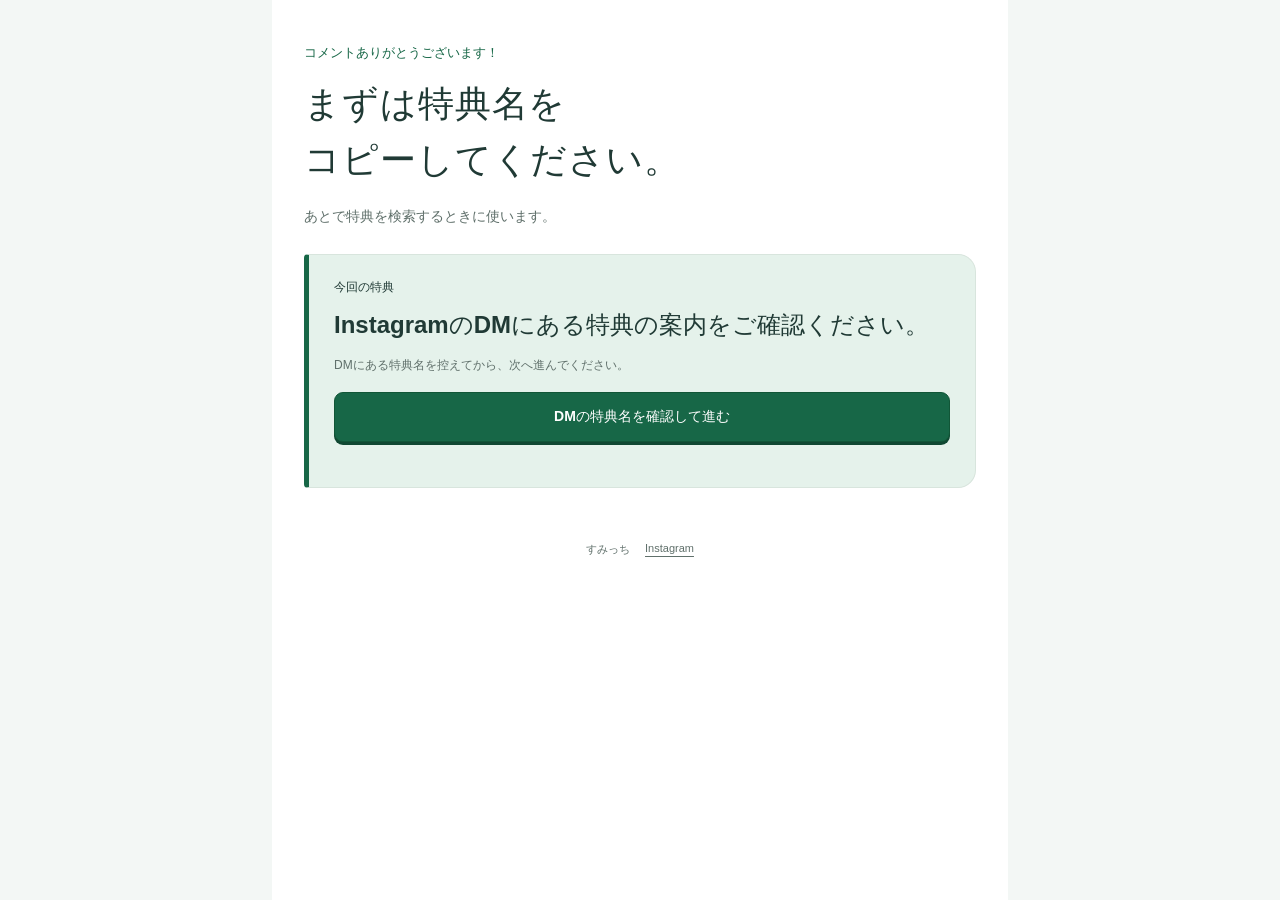
<file: receive/index.html>
<!doctype html>
<html lang="ja">
<head>
  <meta charset="utf-8">
  <meta name="viewport" content="width=device-width, initial-scale=1">
  <meta name="robots" content="noindex, nofollow">
  <meta name="referrer" content="strict-origin-when-cross-origin">
  <meta name="description" content="リールで紹介した特典の受け取り方。特典名をコピーして、オープンチャットの特典一覧で検索してください。">
  <title>リール特典の受け取り方｜すみっち</title>
  <link rel="stylesheet" href="./style.css?v=20261031-guided1">
  <script type="module" src="./app.mjs?v=20261101-registered-copy"></script>
</head>
<body>
  <main class="page">
    <header class="intro">
      <p class="intro-label">コメントありがとうございます！</p>
      <h1>まずは特典名を<br>コピーしてください。</h1>
      <p class="intro-copy">あとで特典を検索するときに使います。</p>
    </header>

    <section class="ticket" aria-labelledby="bonus-heading" aria-busy="true" id="ticket">
      <div class="ticket-main">
        <p class="ticket-label" id="bonus-heading">今回の特典</p>
        <h2 id="bonus-title">特典を読み込んでいます</h2>
        <p class="bonus-help" id="bonus-help">コピーすると、受け取り方が表示されます。</p>
        <button class="copy-button" id="copy-name" type="button" disabled>特典名をコピーして進む ↓</button>
        <p class="copy-status" id="copy-status" role="status" aria-live="polite"></p>
        <button class="manual-next" id="manual-next" type="button" hidden>コピーできたら次へ</button>
      </div>
      <img class="bonus-image" id="bonus-image" alt="" hidden>
    </section>

    <section class="steps" id="receipt-guide" aria-labelledby="steps-heading" hidden>
      <div class="guide-heading">
        <h2 id="steps-heading" tabindex="-1">特典の受け取り方</h2>
        <p class="guide-progress" id="guide-progress" role="status" aria-live="polite">手順 1 / 4</p>
      </div>
      <p class="guide-intro">上から順番に、画面を確認してください。</p>
      <ol class="guide-steps">
        <li class="guide-step" hidden>
          <h3><span class="step-number" aria-hidden="true">1</span>右上の「≡」を押す</h3>
          <img src="./assets/openchat-step-1.jpg" alt="オープンチャットのトーク画面。右上の三本線のメニューを赤い矢印で示しています。" width="1080" height="512">
          <p class="step-scroll-prompt"><span aria-hidden="true">↓</span>下へスクロールして次の手順へ</p>
          <button class="keyboard-next" type="button" data-next>手順2を表示する</button>
          <div class="step-end" data-step-end aria-hidden="true"></div>
        </li>
        <li class="guide-step" hidden>
          <h3><span class="step-number" aria-hidden="true">2</span>「ノート」を開く</h3>
          <img src="./assets/openchat-step-2.jpg" alt="オープンチャットのメニュー。「ノート」の場所を赤い矢印で示しています。" width="1078" height="1024">
          <p class="step-scroll-prompt"><span aria-hidden="true">↓</span>下へスクロールして次の手順へ</p>
          <button class="keyboard-next" type="button" data-next>手順3を表示する</button>
          <div class="step-end" data-step-end aria-hidden="true"></div>
        </li>
        <li class="guide-step" hidden>
          <h3><span class="step-number" aria-hidden="true">3</span>特典まとめページのリンクを開く</h3>
          <img src="./assets/openchat-step-3.jpg" alt="ノートの特典置き場。「特典まとめページはこちら」のリンクを赤枠と矢印で示しています。" width="1078" height="888">
          <p class="step-scroll-prompt"><span aria-hidden="true">↓</span>下へスクロールして次の手順へ</p>
          <button class="keyboard-next" type="button" data-next>手順4を表示する</button>
          <div class="step-end" data-step-end aria-hidden="true"></div>
        </li>
        <li class="guide-step search-step" hidden>
          <h3><span class="step-number" aria-hidden="true">4</span>検索欄に特典名を貼り付ける</h3>
          <div class="search-example" aria-label="特典まとめページに入力する特典名">
            <p class="search-example-label">特典まとめページの検索欄</p>
            <div class="search-example-field"><svg viewBox="0 0 24 24" fill="none" stroke="currentColor" stroke-width="2" aria-hidden="true"><circle cx="11" cy="11" r="7"/><path d="m20 20-3.7-3.7"/></svg><span id="search-title">コピーした特典名をここに貼り付けます</span></div>
          </div>
          <p>表示された特典を開いてください。</p>
          <p class="step-scroll-prompt"><span aria-hidden="true">↓</span>下へスクロールして受け取りへ</p>
          <button class="keyboard-next" type="button" data-next>特典の受け取りボタンを表示する</button>
          <div class="step-end" data-step-end aria-hidden="true"></div>
        </li>
      </ol>
      <div class="flow-tail" id="flow-tail" aria-hidden="true"><span>↓</span></div>
    </section>

    <section class="closing" id="receipt-closing" aria-labelledby="closing-heading" hidden>
      <div class="closing-spark" aria-hidden="true">✦</div>
      <h2 id="closing-heading">特典は、<br>ここにまとめています。</h2>
      <p>今回の特典はもちろん、<br>ほかの特典もまとめています。<br>気になるものも、一緒に持っていってください🙌</p>
      <div class="join-frame"><a class="join-button" data-join href="https://line.me/ti/g2/qdW90KyHBLtjnWgW_cOOmUyWLUoKiN21i-lXwg?utm_source=invitation&amp;utm_medium=link_copy&amp;utm_campaign=default" target="_blank" rel="noopener noreferrer"><svg class="gift-icon" aria-hidden="true" viewBox="0 0 24 24"><path d="M3 8h18v4H3zM5 12v9h14v-9M12 8v13M12 8H8a3 3 0 1 1 3-3l1 3Zm0 0h4a3 3 0 1 0-3-3l-1 3Z"/></svg><span class="join-label">特典を受け取る</span><span class="join-arrow" aria-hidden="true">›</span></a></div>
    </section>
    <footer>すみっち <a href="https://www.instagram.com/smitch_ai_works/" target="_blank" rel="noopener noreferrer">Instagram</a></footer>
    <noscript><p class="noscript">DMにある特典名を控え、下のボタンからオプチャへ。右上の「≡」→「ノート」→特典まとめページへ進み、特典名で検索してください。</p><a class="join-button" href="https://line.me/ti/g2/qdW90KyHBLtjnWgW_cOOmUyWLUoKiN21i-lXwg?utm_source=invitation&amp;utm_medium=link_copy&amp;utm_campaign=default" target="_blank" rel="noopener noreferrer">特典を受け取る</a></noscript>
  </main>
</body>
</html>
</file>
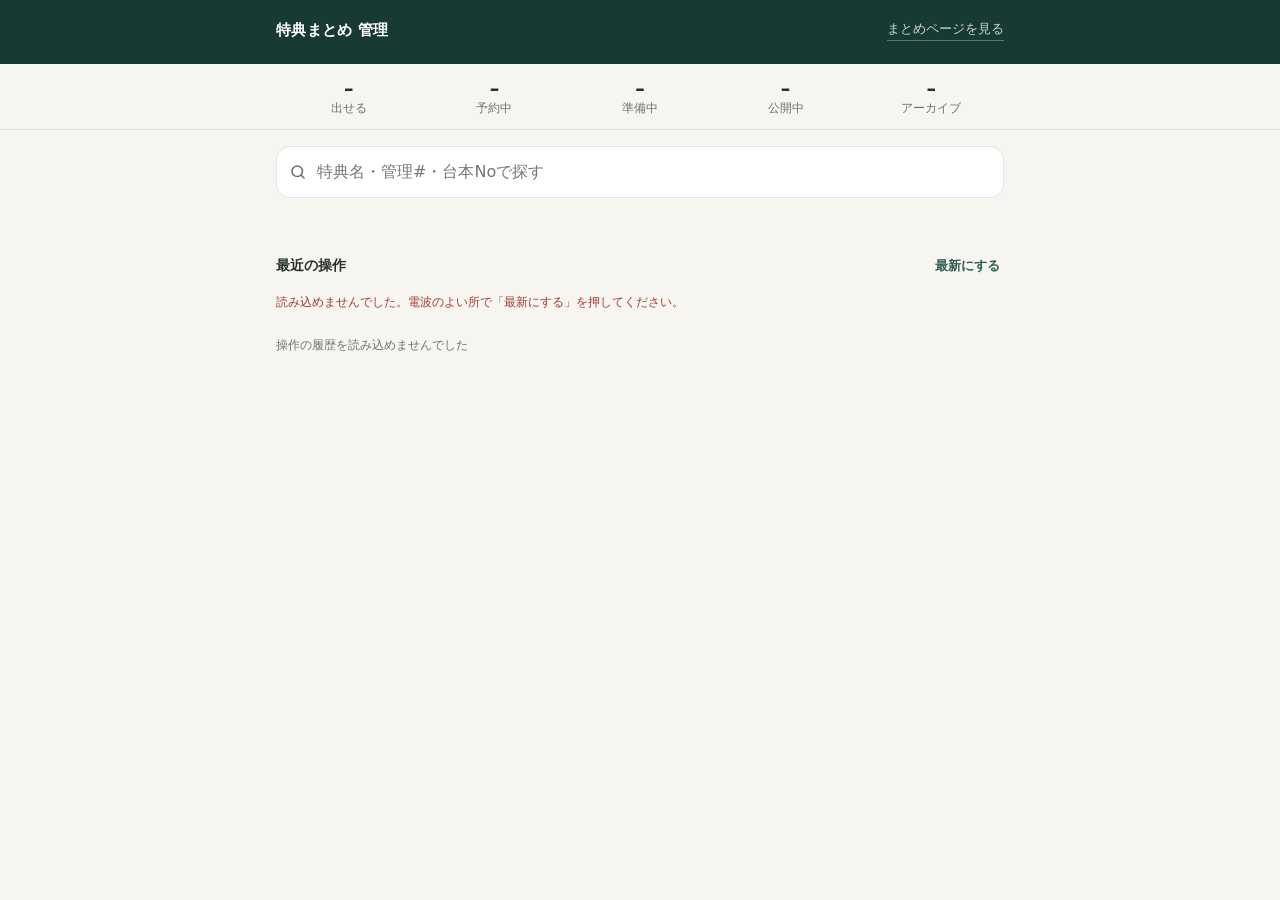
<file: admin.html>
<!DOCTYPE html>
<html lang="ja">
<head>
  <meta charset="UTF-8">
  <meta name="viewport" content="width=device-width, initial-scale=1.0, viewport-fit=cover">
  <meta name="robots" content="noindex, nofollow">
  <meta name="theme-color" content="#173B32">
  <title>特典まとめ 管理</title>
  <style>
    :root {
      --ink: #173B32;
      --teal: #2E5D50;
      --teal-soft: rgba(46, 93, 80, .09);
      --paper: #F7F5F0;
      --white: #FFFFFF;
      --text: #26302D;
      --muted: #6B7471;
      --line: rgba(23, 59, 50, .12);
      --amber: #A8661A;
      --amber-soft: #FBF0E0;
      --red: #A23B32;
      --green: #2F8A5B;
    }
    * { box-sizing: border-box; }
    [hidden] { display: none !important; }
    html { background: var(--paper); }
    body {
      margin: 0;
      color: var(--text);
      background: var(--paper);
      font-family: "Hiragino Kaku Gothic ProN", "Hiragino Sans", "Yu Gothic", "Meiryo", system-ui, sans-serif;
      -webkit-font-smoothing: antialiased;
      line-height: 1.6;
      font-feature-settings: "palt";
    }
    a { color: inherit; }
    img { display: block; }
    .wrap { max-width: 760px; margin: 0 auto; padding: 0 16px; }
    :focus-visible { outline: 3px solid #E9B44C; outline-offset: 2px; }

    /* ── 次に出る特典 ── */
    .top { background: var(--ink); color: var(--white); padding: 18px 0 22px; }
    .bar { display: flex; justify-content: space-between; align-items: center; gap: 12px; font-size: 13px; }
    .bar strong { font-size: 15px; letter-spacing: .02em; }
    .bar a { color: rgba(255, 255, 255, .78); text-decoration: none; border-bottom: 1px solid rgba(255, 255, 255, .3); }
    .next { display: grid; grid-template-columns: 104px 1fr; gap: 16px; align-items: center; margin-top: 18px; }
    .next .cover { width: 104px; aspect-ratio: 9 / 16; border-radius: 10px; object-fit: cover; background: rgba(255, 255, 255, .08); }
    .next-label { font-size: 12px; color: rgba(255, 255, 255, .7); }
    .next-when { font-size: 26px; font-weight: 800; line-height: 1.25; margin: 2px 0 4px; font-variant-numeric: tabular-nums; }
    .next-left { display: inline-block; font-size: 13px; color: #F3D39A; margin-bottom: 8px; }
    .next-title { font-size: 14px; color: rgba(255, 255, 255, .92); line-height: 1.5; }
    .next-no { display: inline-block; margin-top: 8px; font-size: 13px; font-weight: 700; background: rgba(255, 255, 255, .12); border-radius: 999px; padding: 3px 12px; }
    .next-none { margin-top: 18px; padding: 16px; border: 1px dashed rgba(255, 255, 255, .3); border-radius: 14px; font-size: 14px; color: rgba(255, 255, 255, .85); }
    .next-none small { display: block; color: rgba(255, 255, 255, .6); font-size: 12px; margin-top: 2px; }

    /* ── 切り替え ── */
    .tabs {
      position: sticky; top: 0; z-index: 5; background: var(--paper);
      border-bottom: 1px solid var(--line);
    }
    .tabs .wrap { display: grid; grid-template-columns: repeat(5, 1fr); }
    .tab {
      appearance: none; border: 0; background: none; font: inherit; color: var(--muted);
      padding: 12px 0 10px; font-size: 12px; cursor: pointer; border-bottom: 3px solid transparent; white-space: nowrap;
      display: grid; justify-items: center; gap: 0; line-height: 1.3;
    }
    .tab b { font-size: 19px; color: var(--text); font-variant-numeric: tabular-nums; }
    .tab[aria-selected="true"] { color: var(--ink); border-bottom-color: var(--teal); font-weight: 700; }
    .tab[aria-selected="true"] b { color: var(--teal); }

    .find { position: relative; margin-top: 16px; }
    .find input {
      width: 100%; font: inherit; font-size: 16px; padding: 12px 44px 12px 40px; border-radius: 14px;
      border: 1.5px solid var(--line); background: var(--white); color: inherit; -webkit-appearance: none; appearance: none;
    }
    .find input::-webkit-search-cancel-button { display: none; }
    .find input:focus { border-color: var(--teal); outline: none; }
    .find svg { position: absolute; left: 13px; top: 50%; transform: translateY(-50%); width: 18px; height: 18px; color: var(--muted); pointer-events: none; }
    .find button {
      position: absolute; right: 6px; top: 50%; transform: translateY(-50%); width: 32px; height: 32px;
      border: 0; border-radius: 50%; background: var(--paper); color: var(--muted); font-size: 16px; cursor: pointer;
    }
    .find-hint { font-size: 12px; color: var(--muted); margin: 6px 2px 0; }
    .panel { padding: 18px 0 8px; }
    .lead { font-size: 13px; color: var(--muted); margin: 0 0 14px; }
    .stack { display: grid; gap: 14px; }

    /* ── 特典カード ── */
    .bonus {
      background: var(--white); border: 1px solid var(--line); border-radius: 20px; padding: 14px;
      display: grid; grid-template-columns: 96px 1fr; gap: 14px;
    }
    .bonus .cover {
      width: 96px; aspect-ratio: 9 / 16; border-radius: 10px; object-fit: cover; background: #ECE8E0;
    }
    .nocover {
      width: 96px; aspect-ratio: 9 / 16; border-radius: 10px; border: 1.5px dashed rgba(23, 59, 50, .25);
      display: grid; place-items: center; text-align: center; font-size: 11px; color: var(--muted); padding: 6px;
    }
    .ids { display: flex; flex-wrap: wrap; gap: 6px; margin-bottom: 6px; }
    .id { font-size: 11px; color: var(--muted); background: var(--paper); border-radius: 6px; padding: 1px 7px; }
    .bonus h3 { margin: 0; font-size: 15px; line-height: 1.5; overflow-wrap: anywhere; }
    .lp {
      display: grid; grid-template-columns: 76px 1fr; gap: 10px; align-items: center; margin-top: 10px;
      text-decoration: none; padding: 6px; margin-left: -6px; border-radius: 12px;
    }
    .lp:hover { background: var(--paper); }
    .lp img { width: 76px; aspect-ratio: 12 / 7; object-fit: cover; border-radius: 6px; background: #ECE8E0; }
    .lp span { font-size: 12px; line-height: 1.45; }
    .lp u { text-decoration: none; color: var(--teal); font-weight: 700; display: block; font-size: 13px; }
    .dot::before { content: ""; display: inline-block; width: 7px; height: 7px; border-radius: 50%; margin-right: 5px; vertical-align: 1px; background: #B9BFBC; }
    .dot.up::before { background: var(--green); }
    .dot.down::before { background: var(--red); }
    .dot.down { color: var(--red); }
    .lgram-ref { margin-top: 10px; padding-top: 10px; border-top: 1px solid var(--line); display: grid; gap: 3px; font-size: 12px; }
    .lgram-ref span { color: var(--muted); }
    .lgram-ref a { color: var(--teal); font-weight: 700; text-underline-offset: 3px; overflow-wrap: anywhere; }
    .foot { grid-column: 1 / -1; display: grid; gap: 8px; }
    .when {
      display: flex; justify-content: space-between; align-items: center; gap: 8px; background: var(--amber-soft);
      color: var(--amber); border-radius: 12px; padding: 9px 12px; font-size: 14px; font-weight: 700;
      font-variant-numeric: tabular-nums;
    }
    .need { background: var(--paper); border-radius: 12px; padding: 10px 12px; font-size: 13px; }
    .shelved { display: flex; justify-content: space-between; align-items: center; gap: 8px; background: var(--paper); color: var(--muted); border-radius: 12px; padding: 9px 12px; font-size: 13px; font-weight: 700; }
    .need b { display: block; font-size: 12px; color: var(--muted); font-weight: normal; margin-bottom: 2px; }
    .btn {
      display: block; width: 100%; text-align: center; font: inherit; font-size: 15px; font-weight: 700;
      padding: 13px; border-radius: 14px; border: 0; cursor: pointer; text-decoration: none;
    }
    .btn.go { background: var(--teal); color: var(--white); }
    .btn.sub { background: var(--white); color: var(--teal); border: 1.5px solid rgba(46, 93, 80, .35); }
    .btn.stop { background: var(--white); color: var(--red); border: 1.5px solid rgba(162, 59, 50, .3); }
    .btn.plain { background: none; color: var(--muted); }
    .btn[aria-disabled="true"] { opacity: .4; pointer-events: none; }

    /* ── 公開中の棚 ── */
    .shelf { display: grid; grid-template-columns: repeat(3, 1fr); gap: 14px 10px; }
    @media (min-width: 560px) { .shelf { grid-template-columns: repeat(5, 1fr); } }
    .shelf a { text-decoration: none; display: grid; gap: 6px; }
    .shelf .frame { position: relative; }
    .shelf img, .shelf .noimg { width: 100%; aspect-ratio: 9 / 16; object-fit: cover; border-radius: 10px; background: #ECE8E0; }
    .shelf .noimg { display: grid; place-items: center; font-size: 11px; color: var(--muted); padding: 6px; text-align: center; }
    .shelf .no {
      position: absolute; left: 6px; top: 6px; background: var(--white); color: var(--ink);
      font-size: 12px; font-weight: 800; border-radius: 7px; padding: 1px 7px; font-variant-numeric: tabular-nums;
    }
    .shelf .no.soon { background: var(--amber-soft); color: var(--amber); }
    .shelf p { margin: 0; font-size: 11px; line-height: 1.4; color: var(--muted); display: -webkit-box; -webkit-line-clamp: 2; -webkit-box-orient: vertical; overflow: hidden; }

    .old { margin-top: 22px; }
    .old summary { cursor: pointer; font-size: 14px; font-weight: 700; color: var(--ink); padding: 12px 2px; }
    .old .lead { margin-top: 2px; }
    .row {
      display: grid; grid-template-columns: 76px 1fr; gap: 12px; align-items: center; text-decoration: none;
      padding: 8px 0; border-top: 1px solid var(--line); font-size: 13px; line-height: 1.5;
    }
    .row img { width: 76px; aspect-ratio: 12 / 7; object-fit: cover; border-radius: 6px; background: #ECE8E0; }
    .row small { display: block; color: var(--muted); font-size: 11px; }

    .empty { text-align: center; color: var(--muted); font-size: 14px; padding: 28px 12px; background: var(--white); border-radius: 20px; border: 1px dashed var(--line); }

    /* ── 操作の結果 ── */
    .history { padding: 10px 0 60px; }
    .history h2 { font-size: 14px; margin: 18px 0 8px; display: flex; justify-content: space-between; align-items: baseline; }
    .history h2 button { font: inherit; font-size: 13px; color: var(--teal); background: none; border: 0; cursor: pointer; padding: 4px; }
    .log { display: grid; gap: 2px; font-size: 13px; }
    .log a { display: grid; grid-template-columns: 22px 1fr; gap: 6px; text-decoration: none; padding: 6px 4px; border-radius: 8px; }
    .log a:hover { background: var(--white); }
    .state { font-size: 12px; color: var(--muted); }
    .err { color: var(--red); }

    /* ── 予約シート ── */
    dialog {
      border: 0; padding: 0; width: 100%; max-width: 560px; max-height: 94vh;
      margin: auto auto 0; border-radius: 24px 24px 0 0; background: var(--white); color: var(--text);
    }
    dialog::backdrop { background: rgba(23, 59, 50, .5); }
    @media (min-width: 640px) { dialog { margin: auto; border-radius: 24px; } }
    .sheet { padding: 18px 16px calc(18px + env(safe-area-inset-bottom)); }
    .sheet-head { display: grid; grid-template-columns: 64px 1fr; gap: 12px; align-items: center; }
    .sheet-head img, .sheet-head .nocover { width: 64px; aspect-ratio: 9 / 16; border-radius: 8px; object-fit: cover; }
    .sheet-head h3 { margin: 0; font-size: 16px; line-height: 1.45; }
    .sheet-head p { margin: 2px 0 0; font-size: 12px; color: var(--muted); }
    .field { margin-top: 18px; }
    .field > label, .field > .label { display: block; font-size: 13px; font-weight: 700; margin-bottom: 6px; }
    .seg { display: grid; grid-template-columns: 1fr 1fr; gap: 8px; }
    .seg label { border: 1.5px solid var(--line); border-radius: 12px; padding: 11px 6px; text-align: center; font-size: 14px; cursor: pointer; }
    .seg input { position: absolute; opacity: 0; pointer-events: none; }
    .seg label:has(input:checked) { border-color: var(--teal); background: var(--teal-soft); color: var(--ink); font-weight: 700; }
    .seg label:has(input:focus-visible) { outline: 3px solid #E9B44C; }
    input[type="datetime-local"], input[type="number"] {
      width: 100%; font: inherit; font-size: 17px; padding: 11px 12px; border-radius: 12px;
      border: 1.5px solid var(--line); background: var(--paper); color: inherit; font-variant-numeric: tabular-nums;
    }
    .num { display: grid; grid-template-columns: auto 1fr; align-items: center; gap: 10px; font-size: 17px; font-weight: 700; }
    .hint { font-size: 12px; color: var(--muted); margin-top: 5px; }
    .confirm { margin-top: 18px; background: var(--teal-soft); border-radius: 14px; padding: 12px 14px; font-size: 14px; }
    .warn { margin-top: 8px; background: var(--amber-soft); color: var(--amber); border-radius: 12px; padding: 10px 12px; font-size: 13px; }
    .sheet .actions { display: grid; gap: 8px; margin-top: 16px; }
    .note { font-size: 12px; color: var(--muted); text-align: center; margin: 10px 0 0; }

    @media (prefers-reduced-motion: no-preference) {
      dialog[open] { animation: rise .22s ease-out; }
      @keyframes rise { from { transform: translateY(24px); opacity: 0; } }
    }
  </style>
</head>
<body>
  <header class="top">
    <div class="wrap">
      <div class="bar">
        <strong>特典まとめ 管理</strong>
        <a href="./" target="_blank" rel="noopener">まとめページを見る</a>
      </div>
      <div id="next"></div>
    </div>
  </header>

  <nav class="tabs" aria-label="表示の切り替え">
    <div class="wrap" role="tablist">
      <button class="tab" role="tab" data-tab="ready"><b id="nReady">–</b>出せる</button>
      <button class="tab" role="tab" data-tab="scheduled"><b id="nScheduled">–</b>予約中</button>
      <button class="tab" role="tab" data-tab="prep"><b id="nPrep">–</b>準備中</button>
      <button class="tab" role="tab" data-tab="live"><b id="nLive">–</b>公開中</button>
      <button class="tab" role="tab" data-tab="archive"><b id="nArchive">–</b>アーカイブ</button>
    </div>
  </nav>

  <main class="wrap">
    <div class="find" role="search">
      <svg viewBox="0 0 24 24" fill="none" stroke="currentColor" stroke-width="2.2" stroke-linecap="round" aria-hidden="true"><circle cx="11" cy="11" r="7"/><path d="m20 20-3.5-3.5"/></svg>
      <input type="search" id="q" placeholder="特典名・管理#・台本Noで探す" aria-label="特典を探す" autocomplete="off" enterkeyhint="search">
      <button type="button" id="qClear" aria-label="検索をやめる" hidden>×</button>
    </div>
    <p class="find-hint" id="qHint" hidden></p>
    <section class="panel" id="panel"></section>

    <section class="history">
      <h2>最近の操作 <button type="button" id="reload">最新にする</button></h2>
      <p class="state" id="loadState">読み込み中…</p>
      <div class="log" id="log"></div>
    </section>
  </main>

  <dialog id="sheet" aria-labelledby="sheetTitle">
    <form class="sheet" method="dialog" id="form">
      <div class="sheet-head" id="sheetHead"></div>

      <div class="field">
        <span class="label">いつ出す？</span>
        <div class="seg">
          <label><input type="radio" name="when" value="schedule" checked>日時を決める</label>
          <label><input type="radio" name="when" value="now">今すぐ出す</label>
        </div>
      </div>

      <div class="field" id="atField">
        <label for="at">公開する日時（日本時間）</label>
        <input type="datetime-local" id="at" step="60">
      </div>

      <div class="field">
        <label for="number">まとめページでの番号</label>
        <div class="num"><span>特典</span><input type="number" id="number" min="1" inputmode="numeric"></div>
        <div class="hint" id="numberHint"></div>
      </div>

      <div class="confirm" id="confirm"></div>
      <div class="warn" id="warn" hidden></div>

      <div class="actions">
        <a class="btn go" id="send" target="_blank" rel="noopener">GitHubで確定する</a>
        <a class="btn stop" id="cancelSchedule" target="_blank" rel="noopener" hidden>この予約をやめる</a>
        <a class="btn sub" id="archiveLink" target="_blank" rel="noopener">アーカイブにしまう</a>
        <button class="btn plain" value="close">閉じる</button>
      </div>
      <p class="note">開いたGitHubの画面で緑のボタン（Create）を押すと確定します。<br>押すまでは何も変わりません。</p>
    </form>
  </dialog>

<script>
  const REPO = "smitch-ai-works/present-summary-page";
  const API = `https://api.github.com/repos/${REPO}`;
  const LEGACY_WITHOUT_VIDEO_COVER = ["no2-chatgpt-first-setting-info", "no3-chatgpt-palm-reading"];

  const $ = id => document.getElementById(id);
  const esc = s => String(s ?? "").replace(/[&<>"]/g, c => ({ "&": "&amp;", "<": "&lt;", ">": "&gt;", '"': "&quot;" }[c]));
  const plain = t => String(t || "").replace(/<[^>]+>/g, " ").replace(/\s+/g, " ").trim();
  const pad = n => String(n).padStart(2, "0");
  const shown = b => b.status === "live" || b.status === "scheduled";
  const archived = b => b.status === "draft" && !!b.archived;

  let doc = null;
  let lpState = {};        // slug -> "up" | "down" | "unknown"
  let tab = null;
  let current = null;

  // ── 日時（いつも日本時間で表示・入力する）──
  function jst(date) {
    const j = new Date(date.getTime() + 9 * 3600e3);
    return { y: j.getUTCFullYear(), m: j.getUTCMonth() + 1, d: j.getUTCDate(), h: j.getUTCHours(), mi: j.getUTCMinutes() };
  }
  const toInput = date => { const p = jst(date); return `${p.y}-${pad(p.m)}-${pad(p.d)}T${pad(p.h)}:${pad(p.mi)}`; };
  const fromInput = v => new Date(v + ":00+09:00");
  function label(date) {
    const p = jst(date);
    const w = "日月火水木金土"[new Date(Date.UTC(p.y, p.m - 1, p.d)).getUTCDay()];
    return `${p.m}/${p.d}（${w}）${pad(p.h)}:${pad(p.mi)}`;
  }
  function untilText(date) {
    let min = Math.round((date - Date.now()) / 60000);
    if (min <= 0) return "まもなく表示";
    const d = Math.floor(min / 1440); min -= d * 1440;
    const h = Math.floor(min / 60); min -= h * 60;
    return "あと " + (d ? `${d}日 ` : "") + (d || h ? `${h}時間` : `${min}分`);
  }
  function defaultTime() {
    const now = new Date(); const p = jst(now);
    let t = new Date(`${p.y}-${pad(p.m)}-${pad(p.d)}T18:00:00+09:00`);
    if (t - now < 10 * 60e3) t = new Date(t.getTime() + 864e5);
    return t;
  }

  // ── 特典の情報 ──
  const order = () => doc.bonuses.filter(shown);
  const numberOf = b => order().indexOf(b) + 1;
  const lpUrl = b => doc.base_url + b.slug + "/";
  const adminNo = b => (b.slug.match(/^no(\d+)/) || [])[1];

  function missing(b) {
    const lack = [];
    if (!b.source_thumbnail && b.source_thumbnail_required !== false && !LEGACY_WITHOUT_VIDEO_COVER.includes(b.slug)) lack.push("動画の表紙");
    else if (b.source_thumbnail && (b.source_video || "").split("\n").filter(s => s.trim()).length !== 3) lack.push("表紙の3行の文字");
    const need = { title: "見出し", description: "説明文", image: "特典ページの画像", category: "カテゴリ", accent: "色" };
    for (const [k, name] of Object.entries(need)) if (!b[k] || !String(b[k]).trim()) lack.push(name);
    if (!b.tags || !b.tags.length) lack.push("タグ");
    if (lpState[b.slug] === "down") lack.unshift("特典ページの公開");
    return lack;
  }

  function cover(b, cls = "cover") {
    const src = b.source_thumbnail || (b.source_thumbnail_required === false || LEGACY_WITHOUT_VIDEO_COVER.includes(b.slug) ? b.image : "");
    return src
      ? `<img class="${cls}" src="${esc(src)}" alt="" loading="lazy">`
      : `<div class="nocover">動画の表紙なし</div>`;
  }

  function ids(b) {
    const out = [`<span class="id">管理#${esc(adminNo(b))}</span>`];
    if (b.source_video_no) out.push(`<span class="id">台本No${esc(b.source_video_no)}</span>`);
    if (b.category) out.push(`<span class="id">${esc(b.category)}</span>`);
    return `<div class="ids">${out.join("")}</div>`;
  }

  function lpLink(b) {
    const s = lpState[b.slug] || "unknown";
    const text = { up: "公開済み", down: "未公開", unknown: "確認中…" }[s];
    return `<a class="lp" href="${esc(lpUrl(b))}" target="_blank" rel="noopener">
      ${b.image ? `<img src="${esc(b.image)}" alt="" loading="lazy" onerror="this.style.visibility='hidden'">` : `<span></span>`}
      <span><u>特典ページを開く</u><span class="dot ${s}">${text}</span></span>
    </a>`;
  }

  function lgramLink(b) {
    const id = String(b.lgram_flow_id || "");
    if (!/^\d+$/.test(id)) return "";
    const name = b.lgram_flow_name || `自動応答 ${id}`;
    return `<div class="lgram-ref"><span>対応するエルグラム</span>
      <a href="https://go.lgram.jp/instagram/auto-reply/new/${id}" target="_blank" rel="noopener noreferrer">${esc(name)} ↗</a>
    </div>`;
  }

  function card(b, foot) {
    return `<article class="bonus">
      ${cover(b)}
      <div>
        ${ids(b)}
        <h3>${esc(plain(b.title))}</h3>
        ${lpLink(b)}
        ${lgramLink(b)}
      </div>
      <div class="foot">${foot}</div>
    </article>`;
  }

  const newest = (a, b) => adminNo(b) - adminNo(a);

  function groups() {
    const drafts = doc.bonuses.filter(b => b.status === "draft" && !b.archived);
    return {
      ready: drafts.filter(b => !missing(b).length).sort(newest),
      scheduled: doc.bonuses.filter(b => b.status === "scheduled")
        .sort((a, b) => new Date(a.publish_at) - new Date(b.publish_at)),
      prep: drafts.filter(b => missing(b).length),
      live: order(),
      archive: doc.bonuses.filter(archived).sort(newest)
    };
  }

  function renderNext(g) {
    const up = g.scheduled.filter(b => new Date(b.publish_at) > Date.now());
    const b = up[0];
    $("next").innerHTML = b ? `<div class="next">
        ${cover(b)}
        <div>
          <div class="next-label">次に出る特典</div>
          <div class="next-when">${label(new Date(b.publish_at))}</div>
          <span class="next-left">${untilText(new Date(b.publish_at))}</span>
          <div class="next-title">${esc(plain(b.title))}</div>
          <span class="next-no">特典${pad(numberOf(b))}として掲載</span>
        </div>
      </div>`
      : `<div class="next-none">予約はありません<small>「出せる」から特典を選ぶと、ここに次の予定が出ます</small></div>`;
  }

  function renderPanel(g) {
    const p = $("panel");
    if (tab === "ready") {
      p.innerHTML = `<p class="lead">特典まとめページに掲載できる下書きです。日時と番号を決めて出せます。</p>` +
        (g.ready.length ? `<div class="stack">${g.ready.map(b => card(b,
          `<button class="btn go" data-open="${esc(b.slug)}">日時と番号を決める</button>`)).join("")}</div>`
          : `<div class="empty">今すぐ出せる特典はありません。<br>準備中の特典はClaudeに仕上げを頼んでください。</div>`);
    } else if (tab === "scheduled") {
      p.innerHTML = `<p class="lead">決めた時刻ちょうどにまとめページへ表示されます。</p>` +
        (g.scheduled.length ? `<div class="stack">${g.scheduled.map(b => {
          const at = new Date(b.publish_at);
          const shownNow = at <= Date.now();
          return card(b, `<div class="when"><span>${shownNow ? "表示中" : label(at)}</span><span>特典${pad(numberOf(b))}</span></div>
            ${shownNow ? "" : `<button class="btn sub" data-open="${esc(b.slug)}">日時・番号を変える／やめる</button>`}`);
        }).join("")}</div>` : `<div class="empty">予約はありません。</div>`);
    } else if (tab === "prep") {
      // 台本Noがあるもの＝動画と一緒に作っている途中。ないもの＝動画を作らずに残っている特典ページ
      const active = g.prep.filter(b => b.source_video_no).sort((a, b) => adminNo(b) - adminNo(a));
      const old = g.prep.filter(b => !b.source_video_no);
      p.innerHTML = `<p class="lead">まだ出せない特典です。足りないものがそろうと「出せる」に移ります。</p>` +
        (active.length ? `<div class="stack">${active.map(b => card(b,
          `<div class="need"><b>足りないもの</b>${esc(missing(b).join("、"))}</div>`)).join("")}</div>`
          : `<div class="empty">動画と一緒に準備中の特典はありません。</div>`) +
        (old.length ? `<details class="old"><summary>動画がまだない特典ページ（${old.length}本）</summary>
          <p class="lead">特典ページだけ先に作ってあるものです。対応する動画の表紙が登録されると出せるようになります。</p>
          ${old.map(b => `<a class="row" href="${esc(lpUrl(b))}" target="_blank" rel="noopener">
            ${b.image ? `<img src="${esc(b.image)}" alt="" loading="lazy">` : `<span></span>`}
            <span><small>管理#${esc(adminNo(b))}</small>${esc(plain(b.title))}</span></a>`).join("")}
        </details>` : "");
    } else if (tab === "archive") {
      p.innerHTML = `<p class="lead">しばらく出さない特典の置き場です。まとめページには出ません。開くと、日時を決めて出すことも、元の一覧へ戻すこともできます。</p>` +
        (g.archive.length ? `<div class="stack">${g.archive.map(b => card(b, foot(b))).join("")}</div>`
          : `<div class="empty">アーカイブは空です。<br>「日時と番号を決める」の画面から、しまっておきたい特典を入れられます。</div>`);
    } else {
      const now = Date.now();
      p.innerHTML = `<p class="lead">まとめページに並んでいる順です。タップで特典ページを開きます。</p>
        <div class="shelf">${g.live.map((b, i) => {
          const soon = b.status === "scheduled" && new Date(b.publish_at) > now;
          const src = b.source_thumbnail || b.image;
          return `<a href="${esc(lpUrl(b))}" target="_blank" rel="noopener">
            <div class="frame">${src ? `<img src="${esc(src)}" alt="" loading="lazy">` : `<div class="noimg">画像なし</div>`}
            <span class="no${soon ? " soon" : ""}">${pad(i + 1)}${soon ? " 予約" : ""}</span></div>
            <p>${esc(plain(b.title))}</p></a>`;
        }).join("")}</div>`;
    }
    bindOpen(p);
  }

  const bindOpen = root => root.querySelectorAll("[data-open]").forEach(el => el.addEventListener("click", () => openSheet(el.dataset.open)));

  // ── 検索（状態にかかわらず全部から探す）──
  const norm = s => String(s ?? "").normalize("NFKC").toLowerCase();
  function hits(b, words) {
    // 「管理#41」「台本No168」「特典09」は その番号だけ、数字だけなら どれかに一致すれば出す
    const nums = { "管理": Number(adminNo(b)), "台本": Number(b.source_video_no), "特典": shown(b) ? numberOf(b) : NaN };
    const text = norm([plain(b.title), b.description, b.category, (b.tags || []).join(" "), b.source_video, b.slug].join(" "));
    return words.every(w => {
      const m = w.match(/^(管理|台本|特典)?(?:no|#|\.)*(\d+)$/);
      if (!m) return text.includes(w);
      const kind = m[1] || (/^(no)/.test(w) ? "台本" : /^#/.test(w) ? "管理" : null);
      return kind ? nums[kind] === Number(m[2]) : Object.values(nums).includes(Number(m[2]));
    });
  }

  function foot(b) {
    if (archived(b)) return `<div class="shelved"><span>アーカイブ中</span></div>
      <button class="btn sub" data-open="${esc(b.slug)}">開く（出す・戻す）</button>`;
    if (b.status === "draft") return missing(b).length
      ? `<div class="need"><b>準備中・足りないもの</b>${esc(missing(b).join("、"))}</div>`
      : `<button class="btn go" data-open="${esc(b.slug)}">日時と番号を決める</button>`;
    if (b.status === "scheduled") {
      const at = new Date(b.publish_at);
      return `<div class="when"><span>${at <= Date.now() ? "表示中" : "予約 " + label(at)}</span><span>特典${pad(numberOf(b))}</span></div>` +
        (at <= Date.now() ? "" : `<button class="btn sub" data-open="${esc(b.slug)}">日時・番号を変える／やめる</button>`);
    }
    if (b.status === "live") return `<div class="shelved"><span>公開中</span><span>特典${pad(numberOf(b))}</span></div>`;
    return `<div class="shelved"><span>非表示</span></div>`;
  }

  function renderSearch(q) {
    const words = norm(q).split(/\s+/).filter(Boolean);
    const found = doc.bonuses.filter(b => hits(b, words)).sort(newest);
    $("qHint").hidden = !found.length;
    $("qHint").textContent = `${found.length}件（公開中・アーカイブも含めて探しています）`;
    $("panel").innerHTML = found.length ? `<div class="stack">${found.map(b => card(b, foot(b))).join("")}</div>`
      : `<div class="empty">「${esc(q)}」に合う特典はありません。<br>言葉を短くするか、管理#や台本Noの数字だけで探してみてください。</div>`;
    bindOpen($("panel"));
  }

  function render() {
    const g = groups();
    $("nArchive").textContent = g.archive.length;
    $("nReady").textContent = g.ready.length;
    $("nScheduled").textContent = g.scheduled.length;
    $("nPrep").textContent = g.prep.length;
    $("nLive").textContent = g.live.filter(b => b.status === "live" || new Date(b.publish_at) <= Date.now()).length;
    if (!tab) tab = g.ready.length ? "ready" : g.scheduled.length ? "scheduled" : "live";
    const q = $("q").value.trim();
    $("qClear").hidden = !q;
    document.querySelectorAll(".tab").forEach(t => t.setAttribute("aria-selected", String(!q && t.dataset.tab === tab)));
    renderNext(g);
    if (q) return renderSearch(q);
    $("qHint").hidden = true;
    renderPanel(g);
  }

  document.querySelectorAll(".tab").forEach(t => t.addEventListener("click", () => { tab = t.dataset.tab; $("q").value = ""; render(); }));
  $("q").addEventListener("input", () => doc && render());
  $("qClear").addEventListener("click", () => { $("q").value = ""; render(); $("q").focus(); });

  // 特典ページが公開済みかを確かめる（同じサイト内なので直接見られる）
  async function checkPages() {
    await Promise.all(doc.bonuses.filter(b => b.status !== "live").map(async b => {
      try {
        const r = await fetch(`../${b.slug}/`, { method: "HEAD", cache: "no-store" });
        lpState[b.slug] = r.ok ? "up" : r.status === 404 ? "down" : "unknown";
      } catch (e) { lpState[b.slug] = "unknown"; }
    }));
    doc.bonuses.filter(b => b.status === "live").forEach(b => { lpState[b.slug] = "up"; });
    render();
  }

  // ── 予約シート ──
  function issueUrl(title, fields) {
    const body = [
      "緑のボタン（Create / Submit new issue）を押すと、まとめページに反映されます。",
      "下の行は書き換えないでください。",
      "",
      ...Object.entries(fields).map(([k, v]) => `${k}: ${v}`)
    ].join("\n");
    return `https://github.com/${REPO}/issues/new?title=${encodeURIComponent("[まとめ操作] " + title)}&body=${encodeURIComponent(body)}`;
  }

  function openSheet(slug) {
    current = doc.bonuses.find(b => b.slug === slug);
    const isScheduled = current.status === "scheduled";
    const isArchived = archived(current);
    $("sheetHead").innerHTML = `${cover(current)}<div><h3 id="sheetTitle">${esc(plain(current.title))}</h3>
      <p>${isScheduled ? `いまの予約：${label(new Date(current.publish_at))}・特典${pad(numberOf(current))}` : `${isArchived ? "アーカイブ中・" : ""}管理#${esc(adminNo(current))}${current.source_video_no ? `・台本No${esc(current.source_video_no)}` : ""}`}</p></div>`;
    $("archiveLink").textContent = isArchived ? "アーカイブから戻す（日時はあとで決める）" : "アーカイブにしまう（しばらく出さない）";
    $("archiveLink").href = isArchived
      ? issueUrl(`アーカイブから戻す ${plain(current.title)}`, { action: "unarchive", slug: current.slug })
      : issueUrl(`アーカイブ ${plain(current.title)}`, { action: "archive", slug: current.slug });
    $("form").elements.when.value = "schedule";
    const at = isScheduled ? new Date(current.publish_at) : defaultTime();
    $("at").value = toInput(at < new Date() ? defaultTime() : at);
    $("at").min = toInput(new Date());
    $("number").value = isScheduled ? numberOf(current) : order().length + 1;
    $("cancelSchedule").hidden = !isScheduled;
    if (isScheduled) $("cancelSchedule").href = issueUrl(`予約取消 ${plain(current.title)}`, { action: "cancel", slug: current.slug });
    update();
    $("sheet").showModal();
  }

  function update() {
    const when = $("form").elements.when.value;
    $("atField").hidden = when === "now";
    const name = plain(current.title);
    const others = order().filter(b => b !== current);
    const max = others.length + 1;
    $("number").max = max;
    let n = parseInt($("number").value, 10);
    const okNumber = n >= 1;
    if (n > max) n = max;
    $("numberHint").textContent = others.length
      ? `いまの最後は特典${pad(others.length)}「${plain(others[others.length - 1].title)}」。最後に足すなら ${max}`
      : "最初の1本です";

    const at = fromInput($("at").value || "");
    const okAt = when === "now" || (!isNaN(at) && at > Date.now());
    const ok = okNumber && okAt;
    $("confirm").innerHTML = !okAt ? `<span class="err">公開日時を今より後にしてください</span>`
      : !okNumber ? `<span class="err">番号を入れてください</span>`
      : when === "now" ? `今すぐ、<b>特典${pad(n)}</b> としてまとめページに出します`
      : `<b>${label(at)}</b> に、<b>特典${pad(n)}</b> としてまとめページに出します`;

    const shifted = others.slice(n - 1);
    $("warn").hidden = !(ok && shifted.length);
    $("warn").textContent = shifted.length
      ? `いまの特典${pad(n)}「${plain(shifted[0].title)}」から後ろの${shifted.length}本は、番号が1つずつ後ろにずれます。DMなどで番号を案内していたら直してください。`
      : "";

    const send = $("send");
    if (ok) {
      const fields = when === "now"
        ? { action: "now", slug: current.slug, number: n }
        : { action: "schedule", slug: current.slug, publish_at: $("at").value, number: n };
      send.href = issueUrl(when === "now" ? `今すぐ公開 ${name}（特典${pad(n)}）` : `予約 ${name} → ${label(at)}（特典${pad(n)}）`, fields);
      send.removeAttribute("aria-disabled");
    } else {
      send.removeAttribute("href");
      send.setAttribute("aria-disabled", "true");
    }
  }

  $("form").addEventListener("input", update);
  $("form").addEventListener("change", update);
  [$("send"), $("cancelSchedule"), $("archiveLink")].forEach(a => a.addEventListener("click", () => {
    setTimeout(() => $("sheet").close(), 300);
    setTimeout(loadLog, 20000);
    setTimeout(load, 60000);
  }));

  // ── 読み込み ──
  async function load() {
    $("loadState").textContent = "読み込み中…";
    try {
      // GitHub上の最新を直接読む。だめならページと一緒に公開されているものを使う
      let r = await fetch(`${API}/contents/bonuses.json?ref=main&t=${Date.now()}`, { headers: { Accept: "application/vnd.github.raw+json" }, cache: "no-store" });
      if (!r.ok) r = await fetch(`bonuses.json?t=${Date.now()}`, { cache: "no-store" });
      if (!r.ok) throw new Error(r.status);
      doc = await r.json();
      render();
      checkPages();
      $("loadState").textContent = `${label(new Date())} 時点の状態です`;
    } catch (e) {
      $("loadState").innerHTML = `<span class="err">読み込めませんでした。電波のよい所で「最新にする」を押してください。</span>`;
    }
  }

  async function loadLog() {
    try {
      const r = await fetch(`${API}/issues?state=all&per_page=30&t=${Date.now()}`, { cache: "no-store" });
      const items = (await r.json()).filter(i => i.title.startsWith("[まとめ操作]") && !i.pull_request).slice(0, 8);
      $("log").innerHTML = items.length ? items.map(i => {
        const mark = i.state === "open" ? "⏳" : i.state_reason === "completed" ? "✅" : "❌";
        return `<a href="${esc(i.html_url)}" target="_blank" rel="noopener"><span>${mark}</span><span>${esc(i.title.replace("[まとめ操作] ", ""))}</span></a>`;
      }).join("") : `<p class="state">まだ操作はありません</p>`;
    } catch (e) {
      $("log").innerHTML = `<p class="state">操作の履歴を読み込めませんでした</p>`;
    }
  }

  $("reload").addEventListener("click", () => { load(); loadLog(); });
  load();
  loadLog();
</script>
</body>
</html>
</file>
<file: receive/style.css>
:root{color-scheme:light;--paper:#fff;--canvas:#f3f7f5;--ink:#203a35;--muted:#60706b;--green:#176747;--mint:#e5f2eb;--line:#d8e5dd;--gold:#b88224;font-family:"Noto Sans JP","Hiragino Kaku Gothic ProN","Yu Gothic",Meiryo,sans-serif;color:var(--ink);background:var(--canvas);font-synthesis:none}
*{box-sizing:border-box}body{margin:0}button,a{-webkit-tap-highlight-color:transparent}button{font:inherit}a{color:inherit}[hidden]{display:none!important}button:focus-visible,a:focus-visible{outline:3px solid #ad6c14;outline-offset:5px}.page{max-width:736px;min-height:100svh;margin:0 auto;padding:44px 32px 22px;background:var(--paper)}.intro-label{font-size:13px;font-weight:700;color:var(--green);margin:0 0 14px}.intro h1{font-size:clamp(26px,4.6vw,36px);font-weight:800;line-height:1.55;letter-spacing:.025em;margin:0}.intro-copy{font-size:14px;line-height:1.9;color:var(--muted);margin:15px 0 25px}.ticket{display:grid;grid-template-columns:minmax(0,1fr) 156px;align-items:center;gap:24px;background:var(--mint);border:1px solid var(--line);border-left:5px solid var(--green);padding:24px 25px 17px;border-radius:4px 18px 18px 4px;margin-bottom:30px}.ticket:has(.bonus-image[hidden]){grid-template-columns:1fr}.ticket-label{font-size:12px;font-weight:700;margin:0 0 10px}.ticket h2{font-size:24px;line-height:1.55;margin:0;font-weight:800;overflow-wrap:anywhere;user-select:text;-webkit-user-select:text}.bonus-help{font-size:12px;line-height:1.8;margin:12px 0 15px;color:var(--muted)}.bonus-image{width:100%;height:auto;aspect-ratio:12/7;object-fit:cover;border-radius:9px}.copy-button{display:block;max-width:100%;width:100%;min-height:50px;border:1px solid #115637;border-radius:9px;background:var(--green);color:#fff;font-size:14px;font-weight:800;line-height:1.65;padding:12px 14px;box-shadow:0 3px 0 #104832;cursor:pointer}.copy-button:hover{background:#12593d}.copy-button:disabled{opacity:.5;cursor:default}.copy-button:active{transform:translateY(1px)}.copy-status{font-size:12px;line-height:1.7;min-height:20px;margin:8px 0 0}.manual-next{background:white;border:1px solid #a9c7b7;border-radius:8px;min-height:44px;padding:8px 13px;font-size:13px;color:var(--green);cursor:pointer;margin-top:10px}
.steps{overflow-anchor:none;padding-top:24px;border-top:1px solid var(--line);scroll-margin-top:20px}.guide-heading{display:flex;align-items:center;justify-content:space-between;gap:12px}.guide-heading h2{font-size:23px;line-height:1.6;margin:0;font-weight:800}.guide-progress{flex-shrink:0;font-size:12px;line-height:1.6;color:var(--green);margin:0;white-space:nowrap}.guide-intro{font-size:13px;line-height:1.9;color:var(--muted);margin:9px 0 23px}.guide-steps{list-style:none;padding:0;margin:0}.guide-step{position:relative;display:flex;flex-direction:column;padding:25px 23px 18px;margin:0 0 22px;background:#fff;border:1px solid var(--line);border-radius:14px;box-shadow:0 7px 24px #173f2b06;scroll-margin-top:20px}.guide-step h3{display:flex;align-items:center;gap:12px;font-size:17px;line-height:1.7;margin:0 0 20px}.step-number{display:grid;place-items:center;flex:0 0 32px;height:32px;border-radius:50%;background:var(--green);color:white;font-family:Arial,sans-serif;font-size:16px;font-weight:700}.guide-step img{display:block;width:100%;height:auto;border-radius:8px}.guide-step>p{font-size:13px;line-height:1.85;color:var(--muted);margin:0}.guide-step>.step-scroll-prompt{display:flex;align-items:center;justify-content:center;gap:9px;margin:auto 0 0;padding:22px 0 9px;font-size:12px;color:var(--green)}.step-scroll-prompt span{font-size:20px}.step-end{height:1px;flex:0 0 1px}.search-example{margin:5px 0 17px}.search-example-label{font-size:11px;line-height:1.8;color:var(--muted);margin:0 0 7px}.search-example-field{display:flex;align-items:center;gap:10px;min-height:58px;border:2px solid #c3ddd0;border-radius:11px;padding:13px 14px;background:#f7faf8;font-size:14px;line-height:1.7;overflow-wrap:anywhere}.search-example-field svg{width:21px;height:21px;flex:0 0 auto;color:#657a70}.flow-tail{height:75svh;min-height:460px;max-height:800px;display:flex;justify-content:center;align-items:flex-start;padding-top:6px;background:linear-gradient(#f3f8f5 0%,#fff 68%);border-radius:14px}.flow-tail span{display:grid;place-items:center;width:40px;height:40px;border:1px solid #d7e5db;border-radius:50%;font-size:21px;color:var(--green);background:#fff}.keyboard-next:not(:focus-visible){position:absolute;width:1px;height:1px;padding:0;overflow:hidden;clip-path:inset(50%);white-space:nowrap;border:0}.keyboard-next:focus-visible{margin-top:10px;min-height:44px;border:1px solid var(--line);border-radius:8px;background:var(--mint);color:var(--green);cursor:pointer}.is-entering{animation:receipt-appear .42s cubic-bezier(.2,.8,.2,1) both}@keyframes receipt-appear{from{opacity:0;transform:translateY(16px) scale(.985)}to{opacity:1;transform:none}}
.closing{position:relative;margin:26px 0 9px;padding:30px 26px 35px;border:1px solid #e2c98e;border-radius:18px;text-align:center;background:radial-gradient(ellipse at 50% 0%,#fff1c890,transparent 66%),linear-gradient(135deg,#fffef8,#fdf7e9);box-shadow:inset 0 0 0 5px #ffffffb0,0 14px 36px #95722712}.closing-spark{font-size:26px;line-height:1;color:#ba872b;margin-bottom:14px;text-shadow:0 0 18px #eaca79}.closing h2{font-size:27px;line-height:1.6;letter-spacing:.025em;margin:0 0 17px;font-weight:800}.closing>p{font-size:14px;line-height:2;margin:0 0 24px}.join-frame{position:relative;border-radius:17px;padding:5px;background:linear-gradient(120deg,#d3a541,#fff8ce 22%,#a4711d 46%,#f9dfa0 72%,#d09a32);box-shadow:0 0 0 1px #b5802a,0 6px 0 #a16c1e,0 16px 32px #aa781c38}.join-frame::before,.join-frame::after{content:"✦";position:absolute;z-index:2;color:#fff7ce;text-shadow:0 0 7px #d5a243,0 0 15px #e7bd60;pointer-events:none}.join-frame::before{font-size:23px;top:-13px;left:22px}.join-frame::after{font-size:18px;bottom:-13px;right:20px}.join-button{position:relative;isolation:isolate;overflow:hidden;display:flex;align-items:center;justify-content:center;gap:13px;min-height:76px;padding:17px 20px;border:1px solid #fff0b1;border-radius:12px;text-decoration:none;background:linear-gradient(112deg,#fff5c8 0%,#f7d77d 20%,#ffedaa 42%,#e9b741 64%,#ffe6a1 84%,#f6d27a 100%);color:#243b2e;font-size:21px;line-height:1.5;font-weight:800;text-shadow:0 1px 0 #fff4c6;box-shadow:inset 0 2px 0 #fffde8,inset 0 -2px 0 #c99229}.join-button>*{position:relative;z-index:1}.join-label{flex:1;min-width:0}.join-arrow{font-size:31px;line-height:1;flex:0 0 auto}.gift-icon{width:27px;height:27px;flex:0 0 auto;fill:none;stroke:currentColor;stroke-width:1.7;stroke-linecap:round;stroke-linejoin:round}.join-button:hover{filter:brightness(1.035)}.join-button:active{transform:translateY(2px)}.join-button::after{content:"";position:absolute;z-index:0;inset:-70% auto -70% 0;width:34%;background:linear-gradient(90deg,transparent,#ffffffe6,transparent);transform:translateX(-220%) skewX(-22deg);animation:receipt-shine 1.4s ease-out .3s 2;pointer-events:none}@keyframes receipt-shine{to{transform:translateX(600%) skewX(-22deg)}}footer{display:flex;justify-content:center;gap:15px;font-size:11px;color:var(--muted);padding-top:24px}footer a{text-underline-offset:4px}.noscript{font-size:14px;line-height:1.9}
@media(max-width:520px){.page{padding:28px 20px 20px}.intro-label{font-size:12px;margin-bottom:13px}.intro h1{font-size:27px;letter-spacing:0}.intro-copy{font-size:13px;margin:13px 0 22px}.ticket{grid-template-columns:minmax(0,1fr) 88px;gap:14px;padding:20px 16px 13px}.ticket h2{font-size:20px}.bonus-image{align-self:start;margin-top:27px}.copy-button{font-size:13px;padding:11px 10px}.steps{padding-top:22px}.guide-heading h2{font-size:20px}.guide-progress{font-size:11px}.guide-intro{font-size:12px;margin-bottom:19px}.guide-step{padding:21px 15px 14px;margin-bottom:18px}.guide-step h3{font-size:15px;gap:10px;margin-bottom:17px}.step-number{flex-basis:29px;height:29px;font-size:15px}.guide-step>.step-scroll-prompt{font-size:11px;gap:7px}.search-example-field{font-size:13px;padding:11px 12px;gap:8px}.closing{padding:27px 18px 30px}.closing h2{font-size:24px}.closing>p{font-size:12px;line-height:2.05;margin-bottom:23px}.join-button{font-size:19px;gap:10px;min-height:73px;padding:15px 12px}.gift-icon{width:24px;height:24px}}
@media(max-width:359px){.page{padding-left:15px;padding-right:15px}.intro h1{font-size:25px}.ticket{grid-template-columns:1fr}.bonus-image{margin-top:0;max-width:150px}.ticket h2{font-size:21px}.guide-heading h2{font-size:18px}.guide-step{padding-left:12px;padding-right:12px}.guide-step h3{font-size:14px;gap:8px}.closing{padding-left:14px;padding-right:14px}.closing h2{font-size:22px}.join-button{font-size:18px;gap:8px}.gift-icon{width:22px;height:22px}}
@media(prefers-reduced-motion:reduce){.is-entering{animation:none}.join-button::after{animation:none;opacity:0}*,*::before,*::after{scroll-behavior:auto!important}}
</file>
